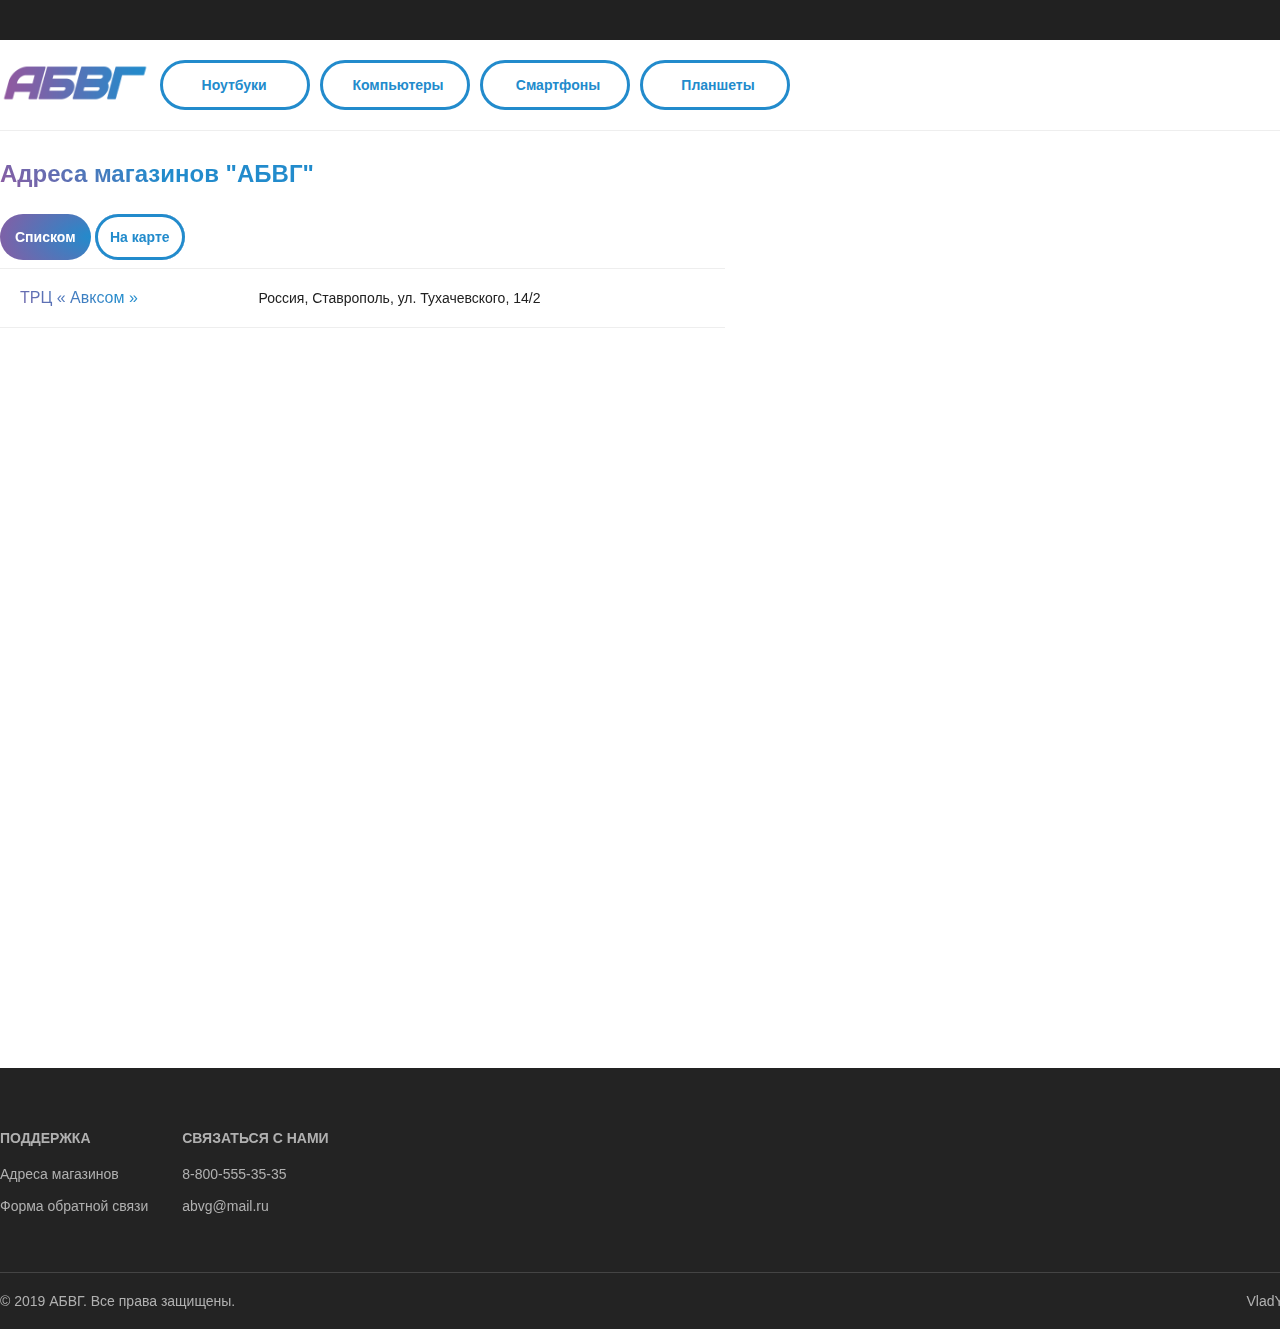
<file: pages/adresses.html>
<!DOCTYPE html>
<html>
<head>
	<meta charset="UTF-8">
	<title>АБВГ | Адреса магазинов</title>
	<link rel="stylesheet" type="text/css" href="../styles/style.css">
</head>
<body>
	<script src="../js/preloader.js"></script>
	<div class="preloader" id="page-preloader">
		<div class="loader"></div>
	</div>

	<div class="header">
		<div class="entry-board">
			<div class="account-board center">

			</div>
		</div>
		<div class="menu center">
			<div class="main-menu-background-active">
				<ul class="main-menu center">
					<div class="logo-gradient-active">
						<a href="../index.html"><img src="../images/LOGO-gradient.png" width="150px" alt="АБВГ - магазин электроники"></a>
					</div>
					<!-- menu --> 

					<div class="main-menu-sensitive-area">

						<li class="main-menu-element-active interactive-gradient">
							<div>
								<a href="catalog/notebooks.html">
									<div class="main-menu-element-icon"><img src="../images/menu_icons/notebooks.svg" width="35"></div><div class="main-menu-element-text-active">
										Ноутбуки &nbsp;
									</div>
								</a>
							</div>

							<div class="sub-menu-sensitive-area">

							</div>
							<div class="sub-menu-background">

							</div>
							<ul class="sub-menu">

								<li class="sub-menu-element">
									<a href="catalog/notebooks/asus.html"><div class="sub-menu-element-block interactive-gradient">
										<div class="sub-menu-produser-gradient">
											<img src="../images/sub_menu_icons/asus-gradient.png" width="150px" alt="ASUS">
										</div>
										<div class="sub-menu-produser">
											<img src="../images/sub_menu_icons/asus.png" width="150px" alt="ASUS"/>
										</div>
									</div>
								</a>
							</li>

						</ul>
					</li>

					<li class="main-menu-element-active interactive-gradient">
						<div>
							<a href="#">
								<div class="main-menu-element-icon"><img src="../images/menu_icons/computers.svg" width="35"></div><div class="main-menu-element-text-active">
									Компьютеры
								</div>
							</a>
						</div>

						<div class="sub-menu-sensitive-area">

						</div>
						<div class="sub-menu-background">

						</div>
						<ul class="sub-menu">
							<li class="sub-menu-element">
								<a href="#"><div class="sub-menu-element-block interactive-gradient">

								</div>
							</a>
						</li>  
					</ul>

				</li>

				<li class="main-menu-element-active interactive-gradient">
					<div>
						<a href="catalog/smartphones.html">
							<div class="main-menu-element-icon"><img src="../images/menu_icons/smartphones.svg" width="35"></div><div class="main-menu-element-text-active">
								Смартфоны
							</div>
						</a>
					</div>

					<div class="sub-menu-sensitive-area">

					</div>
					<div class="sub-menu-background">

					</div>
					<ul class="sub-menu">
						<li class="sub-menu-element">
							<a href="catalog/smartphones/xiaomi.html"><div class="sub-menu-element-block interactive-gradient">
								<div class="sub-menu-produser-gradient">
									<img src="../images/sub_menu_icons/xiaomi-gradient.png" width="150px" alt="Xiaomi">
								</div>
								<div class="sub-menu-produser">
									<img src="../images/sub_menu_icons/xiaomi.png" width="150px" alt="Xiaomi">
								</div>
							</div>
						</a>
					</li>   
				</ul>
			</li>

			<li class="main-menu-element-active interactive-gradient">
				<div>
					<a href="#">
						<div class="main-menu-element-icon"><img src="../images/menu_icons/tablets.svg" width="35"></div><div class="main-menu-element-text-active">
							Планшеты
						</div>
					</a>
				</div>

				<div class="sub-menu-sensitive-area">

				</div>
				<div class="sub-menu-background">

				</div>
				<ul class="sub-menu">
					<li class="sub-menu-element">
						<a href="#"><div class="sub-menu-element-block interactive-gradient">

						</div>
					</a>
				</li>   
			</ul>

		</li>

	</div>

	<!-- menu --> 
</ul>
</div>
</div>
</div>
<div class="content">
	<div class="page">
		<span class="page-header">Адреса магазинов "АБВГ"</span>
		<div class="slider switchers-slider adresses-map-slider">
			<div class="adresses-map-slider-slides">
				<div class="adresses-map-slider-slide slide-visible">
					<table class="adresses-map-slider-adresses" cellpadding = "20" cellspacing="0">
						<tr>
							<th>ТРЦ &laquo; Авксом &raquo;</th>
							<td>Россия, Ставрополь, ул. Тухачевского, 14/2
							</td>
						</tr>
					</table>
				</div>
				<div class="adresses-map-slider-slide">
					<iframe class="adresses-map" src="https://yandex.ru/map-widget/v1/?um=constructor%3A2672815714f0ea0b80c814c5127ca5b249218a24ec61006b7a7ba6231bc6d025&amp;source=constructor" width="1450" height="720" frameborder="0"></iframe>
				</div>
			</div>
			<div class="slider-switchers">
				<span class="slider-switcher slider-switcher-active interactive-gradient" onclick="showAdressesMapSlide(0)">Списком</span>
				<span class="slider-switcher interactive-gradient" onclick="showAdressesMapSlide(1)">На карте</span>
			</div>
		</div>
	</div>
</div>
<script src="../js/script.js"></script>
<div class="footer">
	<div class="footer-background">
		<div class="footer-content center">
			<dl class="footer-content-element">
				<dt>Поддержка</dt>
				<dd><a href="adresses.html"> Адреса магазинов </a></dd>
				<dd><a href="feedback.html"> Форма обратной связи </a></dd>
			</dl>
			<dl class="footer-content-element">
				<dt>Связаться с нами</dt>
				<dd>8-800-555-35-35</dd>
				<dd>abvg@mail.ru</dd>
			</dl>
		</div>
		<hr/>
		<div class="copyright center">
			&copy; 2019 АБВГ. Все права защищены. <span id="vladyoslav-design"> VladYoSlav Design </span>
		</div>
	</div>
</div>
</body>
</html>
</file>
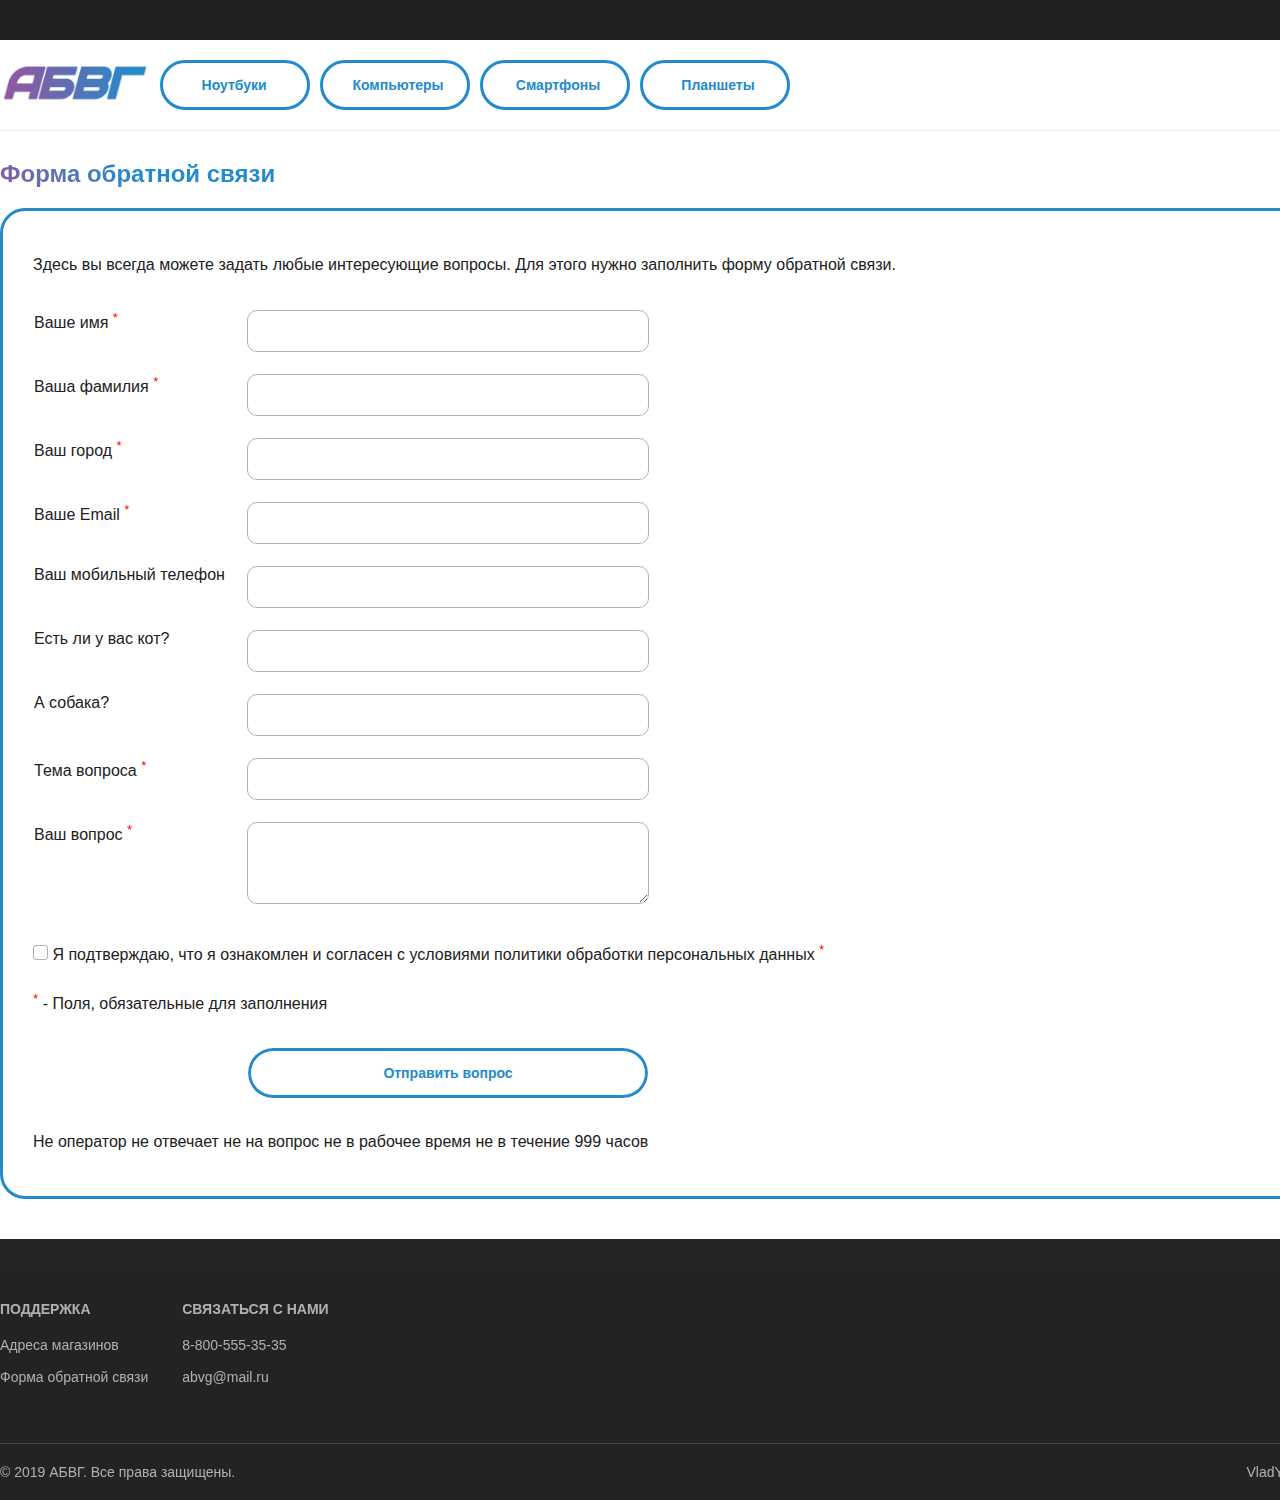
<file: pages/feedback.html>
<!DOCTYPE html>
<html>
<head>
	<meta charset="UTF-8">
	<title>АБВГ | Форма обратной связи</title>
	<link rel="stylesheet" type="text/css" href="../styles/style.css">
</head>
<body>
	<script src="../js/preloader.js"></script>
	<div class="preloader" id="page-preloader">
		<div class="loader"></div>
	</div>

	<div class="header">
		<div class="entry-board">
			<div class="account-board center">

			</div>
		</div>
		<div class="menu center">
			<div class="main-menu-background-active">
				<ul class="main-menu center">
					<div class="logo-gradient-active">
						<a href="../index.html"><img src="../images/LOGO-gradient.png" width="150px" alt="АБВГ - магазин электроники"></a>
					</div>
					<!-- menu --> 

					<div class="main-menu-sensitive-area">

						<li class="main-menu-element-active interactive-gradient">
							<div>
								<a href="catalog/notebooks.html">
									<div class="main-menu-element-icon"><img src="../images/menu_icons/notebooks.svg" width="35"></div><div class="main-menu-element-text-active">
										Ноутбуки &nbsp;
									</div>
								</a>
							</div>

							<div class="sub-menu-sensitive-area">

							</div>
							<div class="sub-menu-background">

							</div>
							<ul class="sub-menu">

								<li class="sub-menu-element">
									<a href="catalog/notebooks/asus.html"><div class="sub-menu-element-block interactive-gradient">
										<div class="sub-menu-produser-gradient">
											<img src="../images/sub_menu_icons/asus-gradient.png" width="150px" alt="ASUS">
										</div>
										<div class="sub-menu-produser">
											<img src="../images/sub_menu_icons/asus.png" width="150px" alt="ASUS">
										</div>
									</div>
								</a>
							</li>

						</ul>
					</li>

					<li class="main-menu-element-active interactive-gradient">
						<div>
							<a href="#">
								<div class="main-menu-element-icon"><img src="../images/menu_icons/computers.svg" width="35"></div><div class="main-menu-element-text-active">
									Компьютеры
								</div>
							</a>
						</div>

						<div class="sub-menu-sensitive-area">

						</div>
						<div class="sub-menu-background">

						</div>
						<ul class="sub-menu">
							<li class="sub-menu-element">
								<a href="#"><div class="sub-menu-element-block interactive-gradient">

								</div>
							</a>
						</li>  
					</ul>

				</li>

				<li class="main-menu-element-active interactive-gradient">
					<div>
						<a href="catalog/smartphones.html">
							<div class="main-menu-element-icon"><img src="../images/menu_icons/smartphones.svg" width="35"></div><div class="main-menu-element-text-active">
								Смартфоны
							</div>
						</a>
					</div>

					<div class="sub-menu-sensitive-area">

					</div>
					<div class="sub-menu-background">

					</div>
					<ul class="sub-menu">
						<li class="sub-menu-element">
							<a href="catalog/smartphones/xiaomi.html"><div class="sub-menu-element-block interactive-gradient">
								<div class="sub-menu-produser-gradient">
									<img src="../images/sub_menu_icons/xiaomi-gradient.png" width="150px" alt="Xiaomi">
								</div>
								<div class="sub-menu-produser">
									<img src="../images/sub_menu_icons/xiaomi.png" width="150px" alt="Xiaomi">
								</div>
							</div>
						</a>
					</li>   
				</ul>
			</li>

			<li class="main-menu-element-active interactive-gradient">
				<div>
					<a href="#">
						<div class="main-menu-element-icon"><img src="../images/menu_icons/tablets.svg" width="35"></div><div class="main-menu-element-text-active">
							Планшеты
						</div>
					</a>
				</div>

				<div class="sub-menu-sensitive-area">

				</div>
				<div class="sub-menu-background">

				</div>
				<ul class="sub-menu">
					<li class="sub-menu-element">
						<a href="#"><div class="sub-menu-element-block interactive-gradient">

						</div>
					</a>
				</li>   
			</ul>

		</li>

	</div>

	<!-- menu --> 
</ul>
</div>
</div>
</div>
<div class="content">
	<div class="page">
		<span class="page-header">Форма обратной связи</span>
		<form class="feedback-form" action="../index.html">
			<span>Здесь вы всегда можете задать любые интересующие вопросы. Для этого нужно заполнить форму
			обратной связи.</span>
			<table class="feedback-form-table">
				<tr>
					<th>Ваше имя <sup>*</sup></th>
					<td><input type="text" class="feedback-form-important-area"><div class="validation-fail">Введите Ваше имя!</div></td>
				</tr>
				<tr>
					<th>Ваша фамилия <sup>*</sup></th>
					<td><input type="text" class="feedback-form-important-area"><div class="validation-fail">Введите Вашу фамилию!</div></td>
				</tr>
				<tr>
					<th>Ваш город <sup>*</sup></th>
					<td><input type="text" class="feedback-form-important-area"><div class="validation-fail">Введите Ваш город!</div></td>
				</tr>
				<tr>
					<th>Ваше Email <sup>*</sup></th>
					<td><input type="text" class="feedback-form-important-area"><div class="validation-fail">Введите Вашу электронную почту!</div></td>
				</tr>
				<tr>
					<th>Ваш мобильный телефон</th>
					<td><input type="text"></td>
				</tr>
				<tr>
					<th>Есть ли у вас кот?</th>
					<td><input type="text"></td>
				</tr>
				<tr>
					<th>А собака?</th>
					<td><input type="text"></td>
				</tr>
				<tr>
					<th>Тема вопроса <sup>*</sup></th>
					<td><input type="text" class="feedback-form-important-area"><div class="validation-fail">Введите тему Вашего вопроса!</div></td>
				</tr>
				<tr>
					<th>Ваш вопрос <sup>*</sup></th>
					<td><textarea class="feedback-form-important-area"></textarea><div class="validation-fail">Введите Ваш вопрос!</div></td>
				</tr>
			</table>
			<input type="checkbox" id="feedback-form-checkbox">
			<label for="feedback-form-checkbox"></label>
			<span>Я подтверждаю, что я ознакомлен и согласен
				с условиями политики обработки персональных данных <sup>*</sup></span><div class="validation-fail" id="checkbox-validation-failed">Вы не установили флажок!</div><br>
				<!-- Влад, не забудь сделать страничку с политикой обработки персональных данных -->
				<span><sup>*</sup> - Поля, обязательные для заполнения<br></span>
				<input class="feedback-form-submit-button interactive-gradient" type="button" value="Отправить вопрос" onclick="validateFeedbackForm()"><br>
				<span>Не оператор не отвечает не на вопрос не в рабочее время не в течение 999 часов</span>
		</form>
	</div>
</div>
<script src="../js/script.js"></script>
<div class="footer">
	<div class="footer-background">
		<div class="footer-content center">
			<dl class="footer-content-element">
				<dt>Поддержка</dt>
				<dd><a href="adresses.html"> Адреса магазинов </a></dd>
				<dd><a href="feedback.html"> Форма обратной связи </a></dd>
			</dl>
			<dl class="footer-content-element">
				<dt>Связаться с нами</dt>
				<dd>8-800-555-35-35</dd>
				<dd>abvg@mail.ru</dd>
			</dl>
		</div>
		<hr/>
		<div class="copyright center">
			&copy; 2019 АБВГ. Все права защищены. <span id="vladyoslav-design"> VladYoSlav Design </span>
		</div>
	</div>
</div>
</body>
</html>
</file>
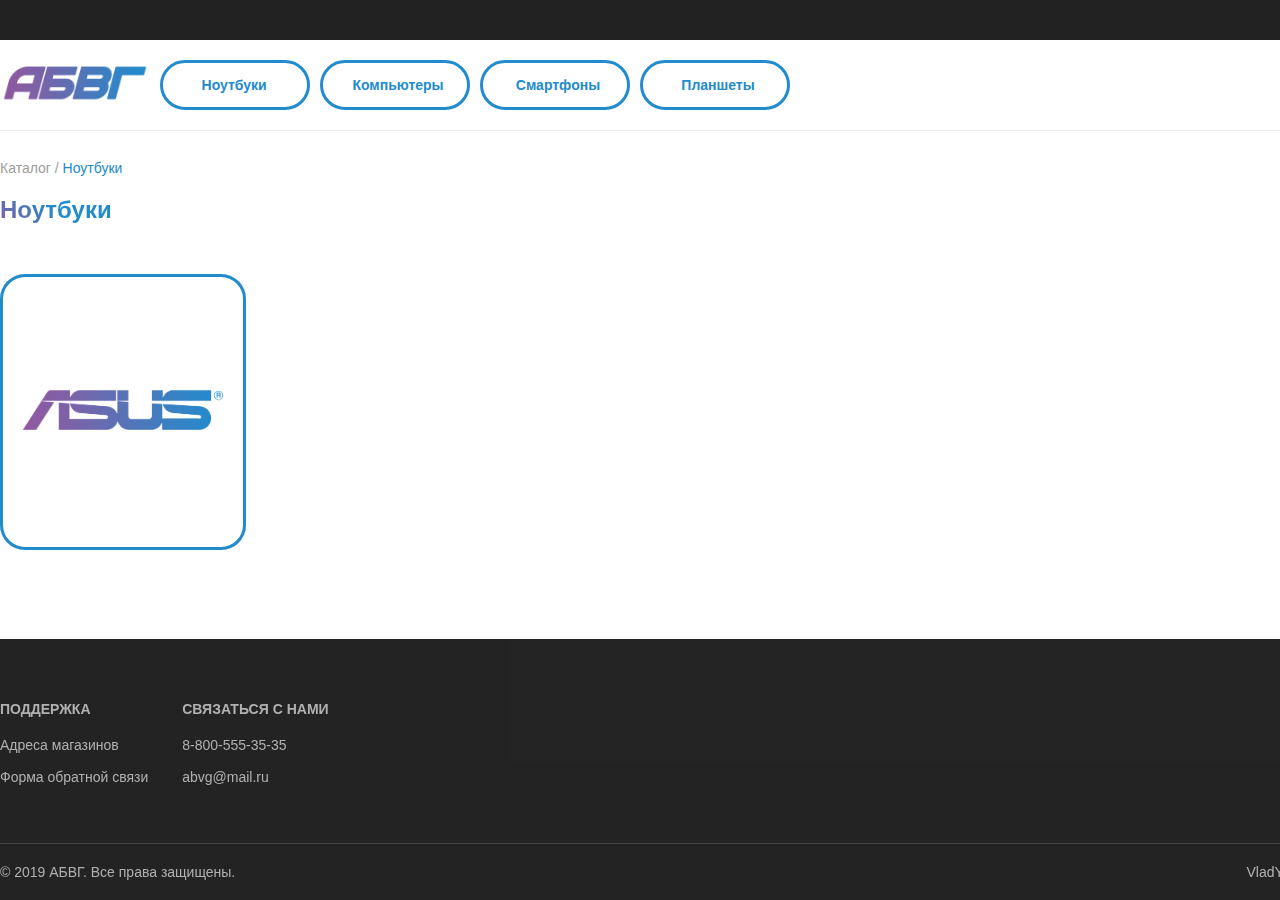
<file: pages/catalog/notebooks.html>
<!DOCTYPE html>
<html>
<head>
	<meta charset="UTF-8">
	<title>АБВГ | Ноутбуки</title>
	<link rel="stylesheet" type="text/css" href="../../styles/style.css">
</head>
<body>
	<script src="../../js/preloader.js"></script>
	<div class="preloader" id="page-preloader">
		<div class="loader"></div>
	</div>

	<div class="header">
		<div class="entry-board">
			<div class="account-board center">

			</div>
		</div>
		<div class="menu center">
			<div class="main-menu-background-active">
				<ul class="main-menu center">
					<div class="logo-gradient-active">
						<a href="../../index.html"><img src="../../images/LOGO-gradient.png" width="150px" alt="АБВГ - магазин электроники"></a>
					</div>
					<!-- menu --> 

					<div class="main-menu-sensitive-area">

						<li class="main-menu-element-active interactive-gradient">
							<div>
								<a href="notebooks.html">
									<div class="main-menu-element-icon"><img src="../../images/menu_icons/notebooks.svg" width="35"></div><div class="main-menu-element-text-active">
										Ноутбуки &nbsp;
									</div>
								</a>
							</div>

							<div class="sub-menu-sensitive-area">

							</div>
							<div class="sub-menu-background">

							</div>
							<ul class="sub-menu">

								<li class="sub-menu-element">
									<a href="notebooks/asus.html"><div class="sub-menu-element-block interactive-gradient">
										<div class="sub-menu-produser-gradient">
											<img src="../../images/sub_menu_icons/asus-gradient.png" width="150px" alt="ASUS">
										</div>
										<div class="sub-menu-produser">
											<img src="../../images/sub_menu_icons/asus.png" width="150px" alt="ASUS">
										</div>
									</div>
								</a>
							</li>

						</ul>
					</li>

					<li class="main-menu-element-active interactive-gradient">
						<div>
							<a href="#">
								<div class="main-menu-element-icon"><img src="../../images/menu_icons/computers.svg" width="35"></div><div class="main-menu-element-text-active">
									Компьютеры
								</div>
							</a>
						</div>

						<div class="sub-menu-sensitive-area">

						</div>
						<div class="sub-menu-background">

						</div>
						<ul class="sub-menu">
							<li class="sub-menu-element">
								<a href="#"><div class="sub-menu-element-block interactive-gradient">

								</div>
							</a>
						</li>  
					</ul>

				</li>

				<li class="main-menu-element-active interactive-gradient">
					<div>
						<a href="smartphones.html">
							<div class="main-menu-element-icon"><img src="../../images/menu_icons/smartphones.svg" width="35"></div><div class="main-menu-element-text-active">
								Смартфоны
							</div>
						</a>
					</div>

					<div class="sub-menu-sensitive-area">

					</div>
					<div class="sub-menu-background">

					</div>
					<ul class="sub-menu">
						<li class="sub-menu-element">
							<a href="smartphones/xiaomi.html"><div class="sub-menu-element-block interactive-gradient">
								<div class="sub-menu-produser-gradient">
									<img src="../../images/sub_menu_icons/xiaomi-gradient.png" width="150px" alt="Xiaomi">
								</div>
								<div class="sub-menu-produser">
									<img src="../../images/sub_menu_icons/xiaomi.png" width="150px" alt="Xiaomi">
								</div>
							</div>
						</a>
					</li>   
				</ul>
			</li>

			<li class="main-menu-element-active interactive-gradient">
				<div>
					<a href="#">
						<div class="main-menu-element-icon"><img src="../../images/menu_icons/tablets.svg" width="35"></div><div class="main-menu-element-text-active">
							Планшеты
						</div>
					</a>
				</div>

				<div class="sub-menu-sensitive-area">

				</div>
				<div class="sub-menu-background">

				</div>
				<ul class="sub-menu">
					<li class="sub-menu-element">
						<a href="#"><div class="sub-menu-element-block interactive-gradient">

						</div>
					</a>
				</li>   
			</ul>

		</li>

	</div>

	<!-- menu -->  
</ul>
</div>
</div>
</div>
<div class="content">
	<div class="catalog-page">
		<div class="page-link">
			<div class="page-link-element">
				<span>Каталог</span>
			</div>
			<div class="page-link-element page-link-element-active">
				<span>&nbsp;Ноутбуки</span>
			</div>	
		</div>
		<span class="page-header">Ноутбуки</span>
		<div class="catalog-items">
			<a href="notebooks/asus.html">
				<div class="catalog-produser-block interactive-gradient">
					<div class="catalog-produser">
						<img src="../../images/sub_menu_icons/asus.png" width="200" alt="ASUS">
					</div>
					<div class="catalog-produser-gradient">
						<img src="../../images/sub_menu_icons/asus-gradient.png" width="200" alt="ASUS">
					</div>
				</div>
			</a>
		</div>
	</div>
	<script src="../../js/script.js"></script>
</div>
<div class="footer">
	<div class="footer-background">
		<div class="footer-content center">
			<dl class="footer-content-element">
				<dt>Поддержка</dt>
				<dd><a href="../adresses.html"> Адреса магазинов </a></dd>
				<dd><a href="../feedback.html"> Форма обратной связи </a></dd>
			</dl>
			<dl class="footer-content-element">
				<dt>Связаться с нами</dt>
				<dd>8-800-555-35-35</dd>
				<dd>abvg@mail.ru</dd>
			</dl>
		</div>
		<hr/>
		<div class="copyright center">
			&copy; 2019 АБВГ. Все права защищены. <span id="vladyoslav-design"> VladYoSlav Design </span>
		</div>
	</div>
</div>

</body>
</html>
</file>
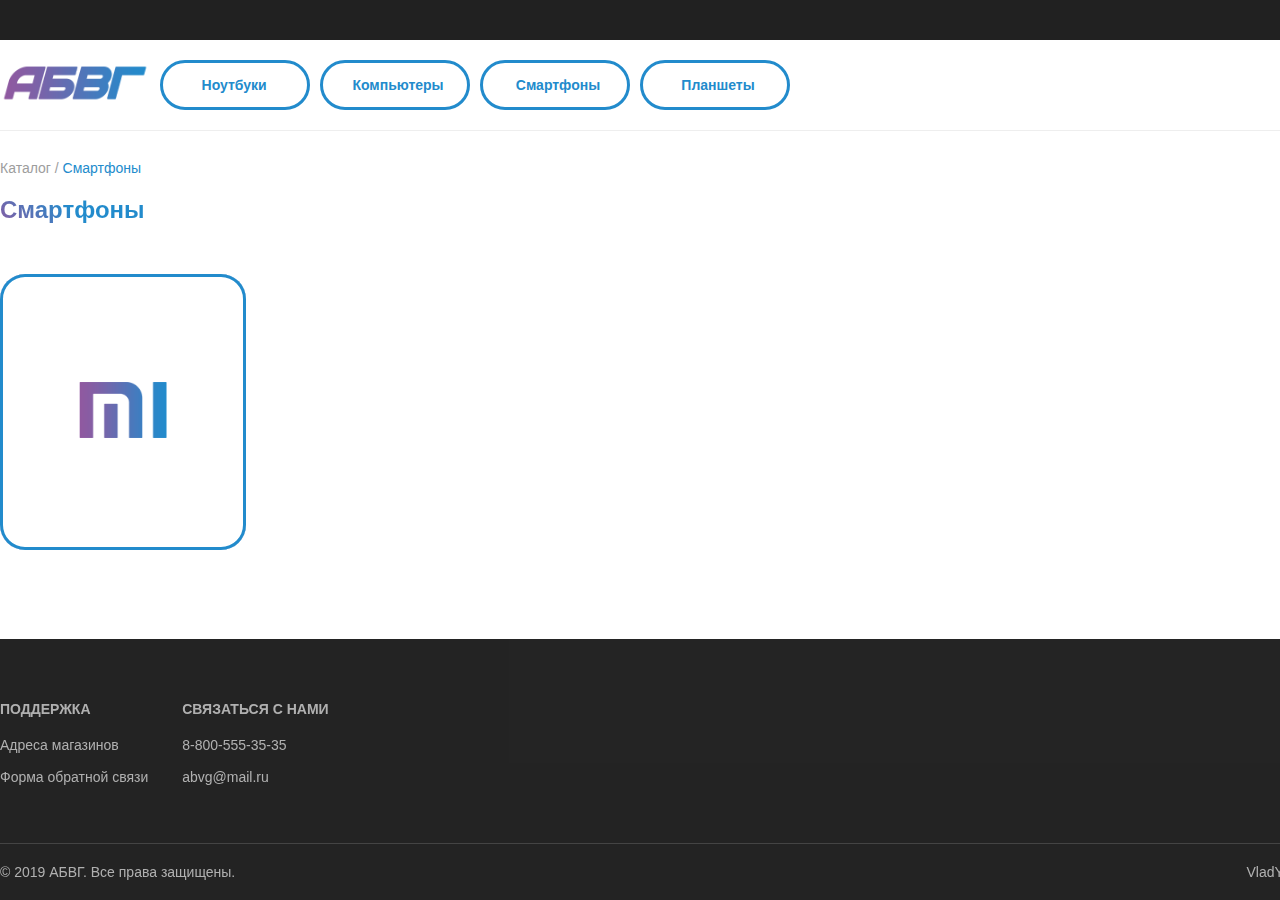
<file: pages/catalog/smartphones.html>
<!DOCTYPE html>
<html>
<head>
	<meta charset="UTF-8">
	<title>АБВГ | Смартфоны</title>
	<link rel="stylesheet" type="text/css" href="../../styles/style.css">
</head>
<body>
	<script src="../../js/preloader.js"></script>
	<div class="preloader" id="page-preloader">
		<div class="loader"></div>
	</div>

	<div class="header">
		<div class="entry-board">
			<div class="account-board center">

			</div>
		</div>
		<div class="menu center">
			<div class="main-menu-background-active">
				<ul class="main-menu center">
					<div class="logo-gradient-active">
						<a href="../../index.html"><img src="../../images/LOGO-gradient.png" width="150px" alt="АБВГ - магазин электроники"></a>
					</div>
					<!-- menu --> 

					<div class="main-menu-sensitive-area">

						<li class="main-menu-element-active interactive-gradient">
							<div>
								<a href="notebooks.html">
									<div class="main-menu-element-icon"><img src="../../images/menu_icons/notebooks.svg" width="35"></div><div class="main-menu-element-text-active">
										Ноутбуки &nbsp;
									</div>
								</a>
							</div>

							<div class="sub-menu-sensitive-area">

							</div>
							<div class="sub-menu-background">

							</div>
							<ul class="sub-menu">

								<li class="sub-menu-element">
									<a href="notebooks/asus.html"><div class="sub-menu-element-block interactive-gradient">
										<div class="sub-menu-produser-gradient">
											<img src="../../images/sub_menu_icons/asus-gradient.png" width="150px" alt="ASUS">
										</div>
										<div class="sub-menu-produser">
											<img src="../../images/sub_menu_icons/asus.png" width="150px" alt="ASUS">
										</div>
									</div>
								</a>
							</li>

						</ul>
					</li>

					<li class="main-menu-element-active interactive-gradient">
						<div>
							<a href="#">
								<div class="main-menu-element-icon"><img src="../../images/menu_icons/computers.svg" width="35"></div><div class="main-menu-element-text-active">
									Компьютеры
								</div>
							</a>
						</div>

						<div class="sub-menu-sensitive-area">

						</div>
						<div class="sub-menu-background">

						</div>
						<ul class="sub-menu">
							<li class="sub-menu-element">
								<a href="#"><div class="sub-menu-element-block interactive-gradient">

								</div>
							</a>
						</li>  
					</ul>

				</li>

				<li class="main-menu-element-active interactive-gradient">
					<div>
						<a href="smartphones.html">
							<div class="main-menu-element-icon"><img src="../../images/menu_icons/smartphones.svg" width="35"></div><div class="main-menu-element-text-active">
								Смартфоны
							</div>
						</a>
					</div>

					<div class="sub-menu-sensitive-area">

					</div>
					<div class="sub-menu-background">

					</div>
					<ul class="sub-menu">
						<li class="sub-menu-element">
							<a href="smartphones/xiaomi.html"><div class="sub-menu-element-block interactive-gradient">
								<div class="sub-menu-produser-gradient">
									<img src="../../images/sub_menu_icons/xiaomi-gradient.png" width="150px" alt="Xiaomi">
								</div>
								<div class="sub-menu-produser">
									<img src="../../images/sub_menu_icons/xiaomi.png" width="150px" alt="Xiaomi">
								</div>
							</div>
						</a>
					</li>   
				</ul>
			</li>

			<li class="main-menu-element-active interactive-gradient">
				<div>
					<a href="#">
						<div class="main-menu-element-icon"><img src="../../images/menu_icons/tablets.svg" width="35"></div><div class="main-menu-element-text-active">
							Планшеты
						</div>
					</a>
				</div>

				<div class="sub-menu-sensitive-area">

				</div>
				<div class="sub-menu-background">

				</div>
				<ul class="sub-menu">
					<li class="sub-menu-element">
						<a href="#"><div class="sub-menu-element-block interactive-gradient">

						</div>
					</a>
				</li>   
			</ul>

		</li>

	</div>

	<!-- menu -->  
</ul>
</div>
</div>
</div>
<div class="content">
	<div class="catalog-page">
		<div class="page-link">
			<div class="page-link-element">
				<span>Каталог</span>
			</div>
			<div class="page-link-element page-link-element-active">
				<span>&nbsp;Смартфоны</span>
			</div>	
		</div>
		<span class="page-header">Смартфоны</span>
		<div class="catalog-items">
			<a href="smartphones/xiaomi.html">
				<div class="catalog-produser-block interactive-gradient">
					<div class="catalog-produser">
						<img src="../../images/sub_menu_icons/xiaomi.png" width="200" alt="Xiaomi">
					</div>
					<div class="catalog-produser-gradient">
						<img src="../../images/sub_menu_icons/xiaomi-gradient.png" width="200" alt="Xiaomi">
					</div>
				</div>
			</a>
		</div>
	</div>
	<script src="../../js/script.js"></script>
</div>
<div class="footer">
	<div class="footer-background">
		<div class="footer-content center">
			<dl class="footer-content-element">
				<dt>Поддержка</dt>
				<dd><a href="../adresses.html"> Адреса магазинов </a></dd>
				<dd><a href="../feedback.html"> Форма обратной связи </a></dd>
			</dl>
			<dl class="footer-content-element">
				<dt>Связаться с нами</dt>
				<dd>8-800-555-35-35</dd>
				<dd>abvg@mail.ru</dd>
			</dl>
		</div>
		<hr/>
		<div class="copyright center">
			&copy; 2019 АБВГ. Все права защищены. <span id="vladyoslav-design"> VladYoSlav Design </span>
		</div>
	</div>
</div>

</body>
</html>
</file>
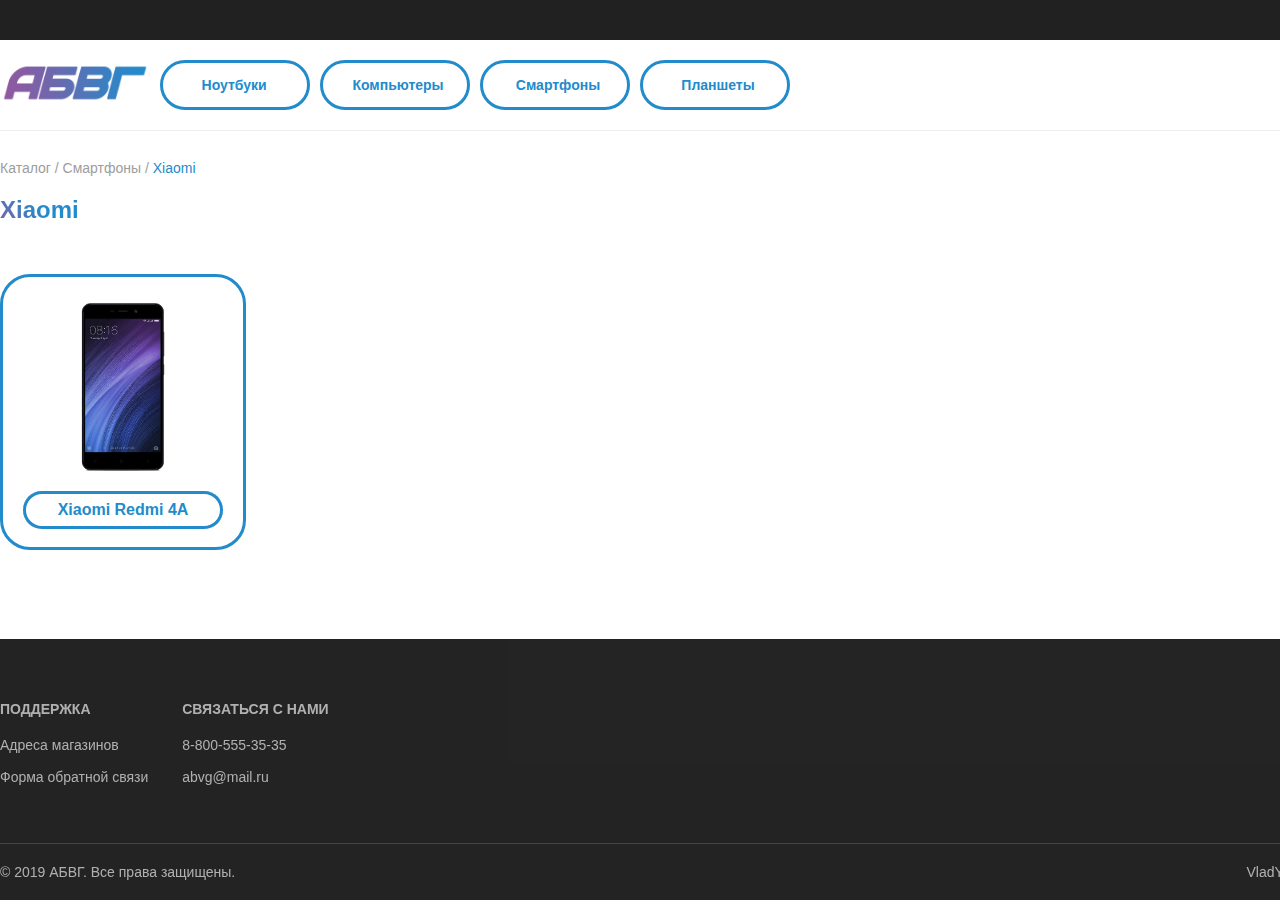
<file: pages/catalog/smartphones/xiaomi.html>
<!DOCTYPE html>
<html>
<head>
	<meta charset="UTF-8">
	<title>АБВГ | Xiaomi</title>
	<link rel="stylesheet" type="text/css" href="../../../styles/style.css">
</head>
<body>
	<script src="../../../js/preloader.js"></script>
	<div class="preloader" id="page-preloader">
		<div class="loader"></div>
	</div>

	<div class="header">
		<div class="entry-board">
			<div class="account-board center">

			</div>
		</div>
		<div class="menu center">
			<div class="main-menu-background-active">
				<ul class="main-menu center">
					<div class="logo-gradient-active">
						<a href="../../../index.html"><img src="../../../images/LOGO-gradient.png" width="150px" alt="АБВГ - магазин электроники"></a>
					</div>
					<!-- menu --> 

					<div class="main-menu-sensitive-area">

						<li class="main-menu-element-active interactive-gradient">
							<div>
								<a href="../notebooks.html">
									<div class="main-menu-element-icon"><img src="../../../images/menu_icons/notebooks.svg" width="35"></div><div class="main-menu-element-text-active">
										Ноутбуки &nbsp;
									</div>
								</a>
							</div>

							<div class="sub-menu-sensitive-area">

							</div>
							<div class="sub-menu-background">

							</div>
							<ul class="sub-menu">

								<li class="sub-menu-element">
									<a href="../notebooks/asus.html"><div class="sub-menu-element-block interactive-gradient">
										<div class="sub-menu-produser-gradient">
											<img src="../../../images/sub_menu_icons/asus-gradient.png" width="150px" alt="ASUS">
										</div>
										<div class="sub-menu-produser">
											<img src="../../../images/sub_menu_icons/asus.png" width="150px" alt="ASUS">
										</div>
									</div>
								</a>
							</li>

						</ul>
					</li>

					<li class="main-menu-element-active interactive-gradient">
						<div>
							<a href="#">
								<div class="main-menu-element-icon"><img src="../../../images/menu_icons/computers.svg" width="35"></div><div class="main-menu-element-text-active">
									Компьютеры
								</div>
							</a>
						</div>

						<div class="sub-menu-sensitive-area">

						</div>
						<div class="sub-menu-background">

						</div>
						<ul class="sub-menu">
							<li class="sub-menu-element">
								<a href="#"><div class="sub-menu-element-block interactive-gradient">

								</div>
							</a>
						</li>  
					</ul>

				</li>

				<li class="main-menu-element-active interactive-gradient">
					<div>
						<a href="../smartphones.html">
							<div class="main-menu-element-icon"><img src="../../../images/menu_icons/smartphones.svg" width="35"></div><div class="main-menu-element-text-active">
								Смартфоны
							</div>
						</a>
					</div>

					<div class="sub-menu-sensitive-area">

					</div>
					<div class="sub-menu-background">

					</div>
					<ul class="sub-menu">
						<li class="sub-menu-element">
							<a href="xiaomi.html"><div class="sub-menu-element-block interactive-gradient">
								<div class="sub-menu-produser-gradient">
									<img src="../../../images/sub_menu_icons/xiaomi-gradient.png" width="150px" alt="Xiaomi">
								</div>
								<div class="sub-menu-produser">
									<img src="../../../images/sub_menu_icons/xiaomi.png" width="150px" alt="Xiaomi">
								</div>
							</div>
						</a>
					</li>   
				</ul>
			</li>

			<li class="main-menu-element-active interactive-gradient">
				<div>
					<a href="#">
						<div class="main-menu-element-icon"><img src="../../../images/menu_icons/tablets.svg" width="35"></div><div class="main-menu-element-text-active">
							Планшеты
						</div>
					</a>
				</div>

				<div class="sub-menu-sensitive-area">

				</div>
				<div class="sub-menu-background">

				</div>
				<ul class="sub-menu">
					<li class="sub-menu-element">
						<a href="#"><div class="sub-menu-element-block interactive-gradient">

						</div>
					</a>
				</li>   
			</ul>

		</li>

	</div>

	<!-- menu --> 
</ul>
</div>
</div>
</div>
<div class="content">
	<div class="catalog-page">
		<div class="page-link">
			<div class="page-link-element">
				<span>Каталог</span>
			</div>
			<div class="page-link-element">
				<a href="../notebooks.html">&nbsp;Смартфоны</a>
			</div>	
			<div class="page-link-element page-link-element-active">
				<span>&nbsp;Xiaomi</span>
			</div>	
		</div>
		<span class="page-header">Xiaomi</span>
		<div class="catalog-items">
			<a href="xiaomi/xiaomiredmi4a.html">
				<div class="catalog-item-background">
					<div class="catalog-item">
						<img src="../../../images/catalog/smartphones/xiaomi/xiaomiredmi4a.png" width="200" height="200">
						<div class="catalog-item-name interactive-gradient">Xiaomi Redmi 4A</div>
					</div>
				</div>
			</a>
		</div>
	</div>
	<script src="../../../js/script.js"></script>
</div>
<div class="footer">
	<div class="footer-background">
		<div class="footer-content center">
			<dl class="footer-content-element">
				<dt>Поддержка</dt>
				<dd><a href="../../adresses.html"> Адреса магазинов </a></dd>
				<dd><a href="../../feedback.html"> Форма обратной связи </a></dd>
			</dl>
			<dl class="footer-content-element">
				<dt>Связаться с нами</dt>
				<dd>8-800-555-35-35</dd>
				<dd>abvg@mail.ru</dd>
			</dl>
		</div>
		<hr/>
		<div class="copyright center">
			&copy; 2019 АБВГ. Все права защищены. <span id="vladyoslav-design"> VladYoSlav Design </span>
		</div>
	</div>
</div>

</body>
</html>
</file>
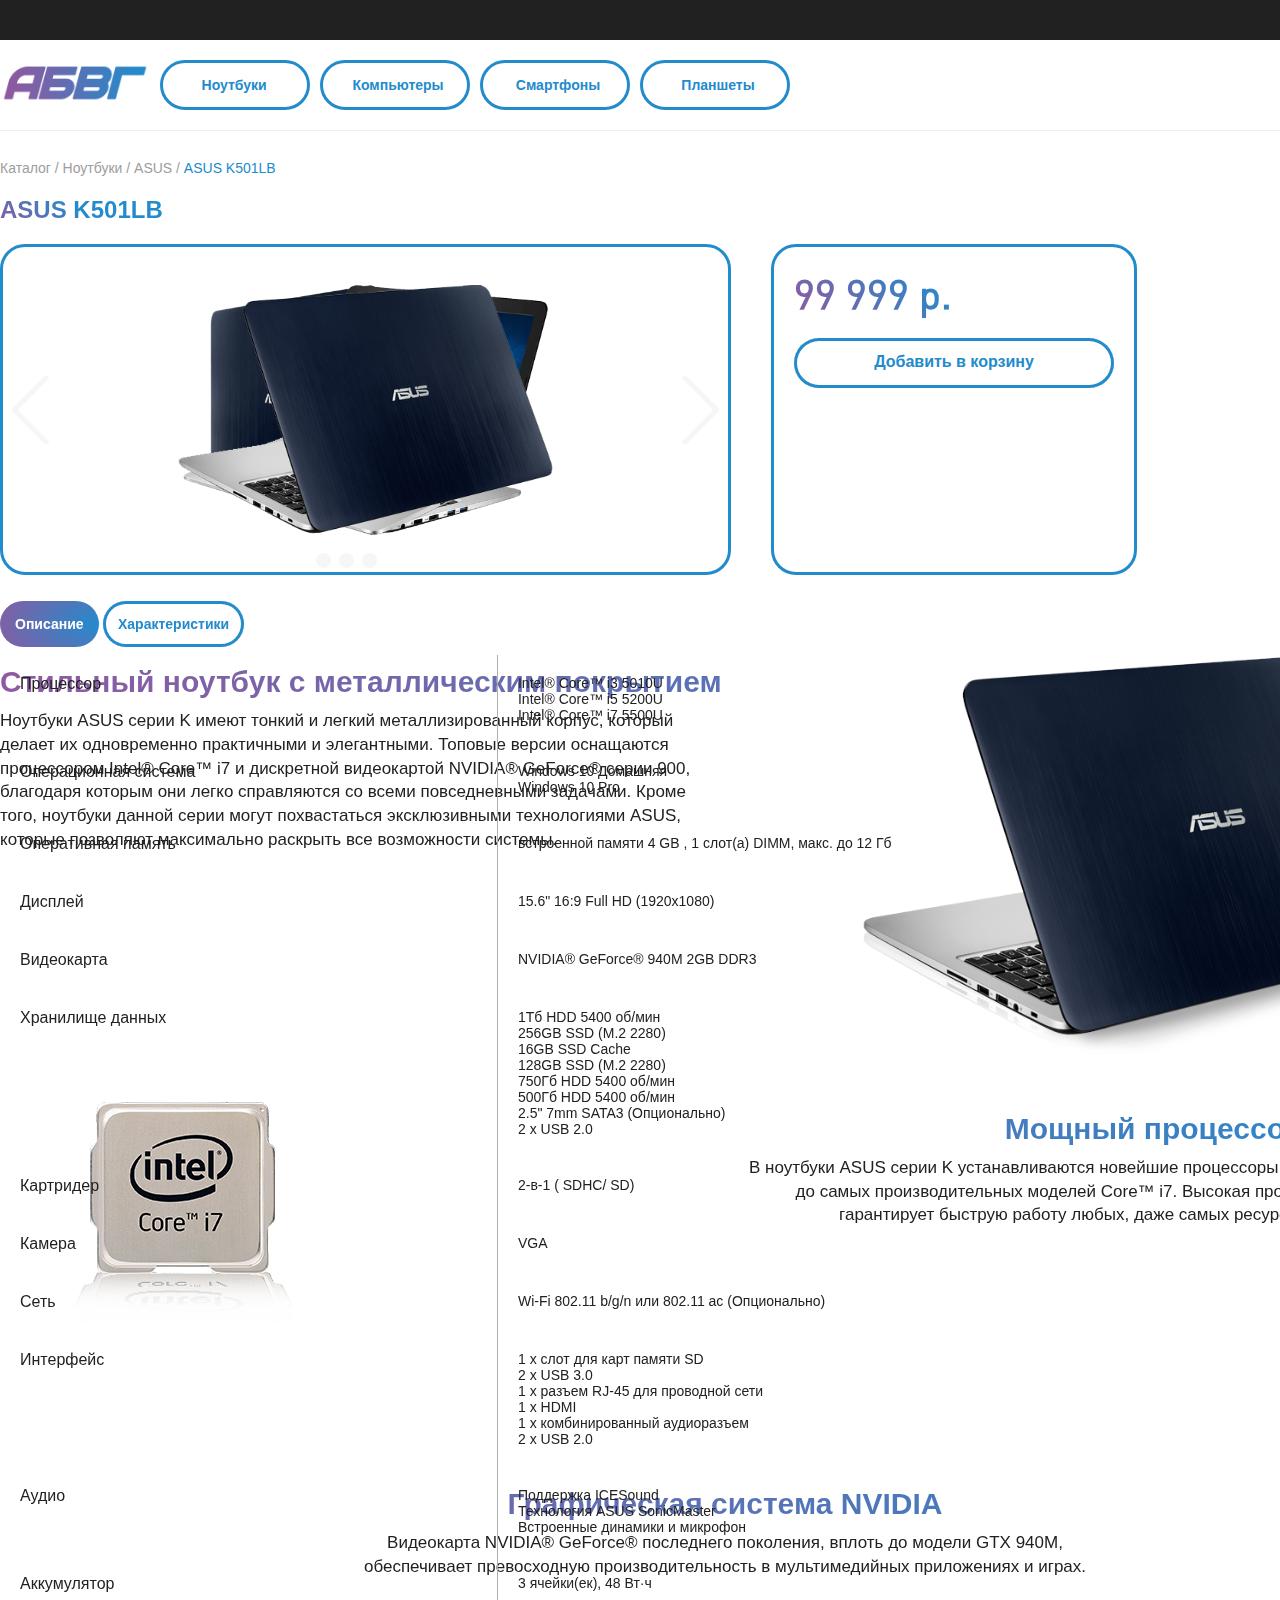
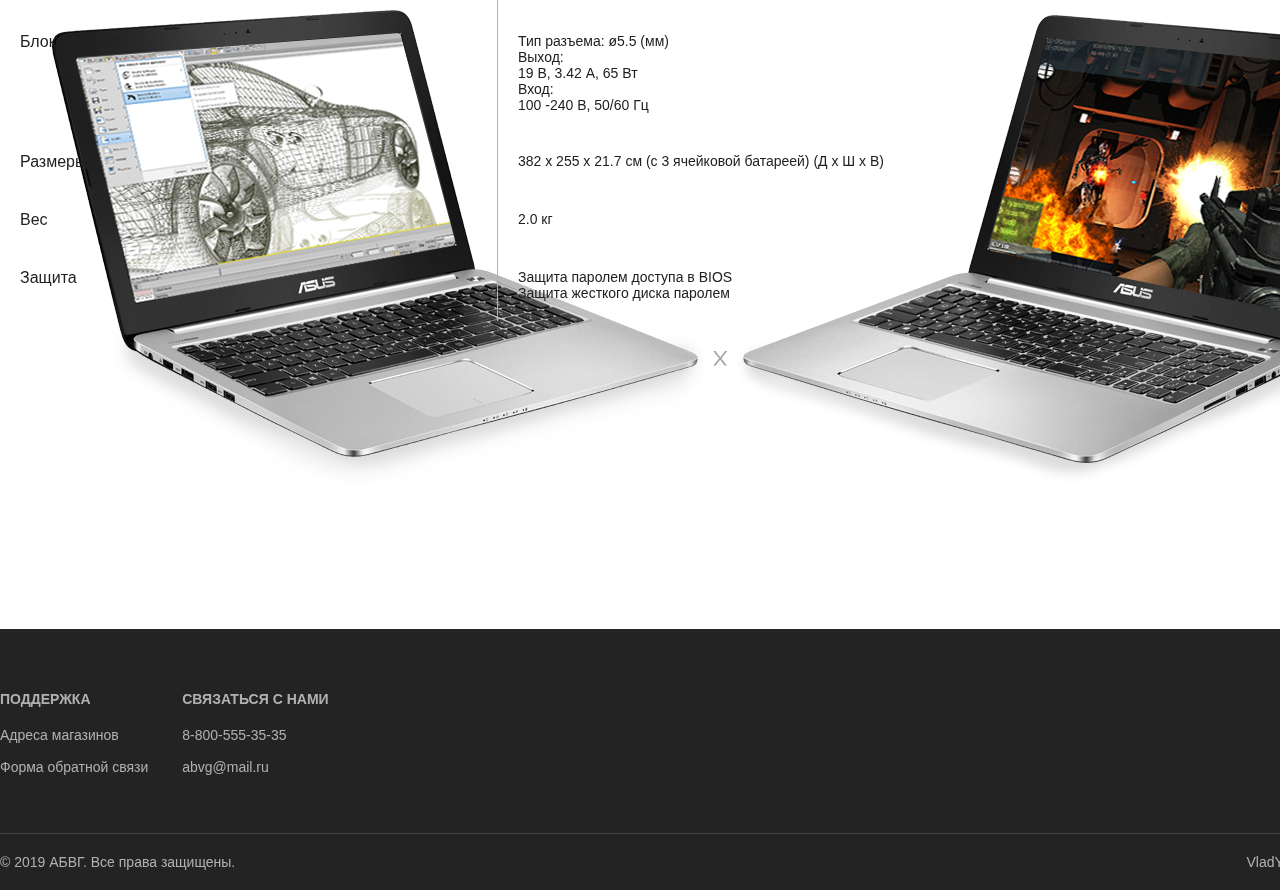
<file: pages/catalog/notebooks/asus/ASUSK501LB.html>
<!DOCTYPE html>
<html>
<head>
	<meta charset="UTF-8">
	<title>АБВГ | ASUS K501LB</title>
	<link rel="stylesheet" type="text/css" href="../../../../styles/style.css">
</head>
<body>
	<script src="../../../../js/preloader.js"></script>
	<div class="preloader" id="page-preloader">
		<div class="loader"></div>
	</div>

	<div class="header">
		<div class="entry-board">
			<div class="account-board center">

			</div>
		</div>
		<div class="menu center">
			<div class="main-menu-background-active">
				<ul class="main-menu center">
					<div class="logo-gradient-active">
						<a href="../../../../index.html"><img src="../../../../images/LOGO-gradient.png" width="150px" alt="АБВГ - магазин электроники"></a>
					</div>
					<!-- menu --> 

					<div class="main-menu-sensitive-area">

						<li class="main-menu-element-active interactive-gradient">
							<div>
								<a href="../../notebooks.html">
									<div class="main-menu-element-icon"><img src="../../../../images/menu_icons/notebooks.svg" width="35"></div><div class="main-menu-element-text-active">
										Ноутбуки &nbsp;
									</div>
								</a>
							</div>

							<div class="sub-menu-sensitive-area">

							</div>
							<div class="sub-menu-background">

							</div>
							<ul class="sub-menu">

								<li class="sub-menu-element">
									<a href="../asus.html"><div class="sub-menu-element-block interactive-gradient">
										<div class="sub-menu-produser-gradient">
											<img src="../../../../images/sub_menu_icons/asus-gradient.png" width="150px" alt="ASUS">
										</div>
										<div class="sub-menu-produser">
											<img src="../../../../images/sub_menu_icons/asus.png" width="150px" alt="ASUS">
										</div>
									</div>
								</a>
							</li>

						</ul>
					</li>

					<li class="main-menu-element-active interactive-gradient">
						<div>
							<a href="#">
								<div class="main-menu-element-icon"><img src="../../../../images/menu_icons/computers.svg" width="35"></div><div class="main-menu-element-text-active">
									Компьютеры
								</div>
							</a>
						</div>

						<div class="sub-menu-sensitive-area">

						</div>
						<div class="sub-menu-background">

						</div>
						<ul class="sub-menu">
							<li class="sub-menu-element">
								<a href="#"><div class="sub-menu-element-block interactive-gradient">

								</div>
							</a>
						</li>  
					</ul>

				</li>

				<li class="main-menu-element-active interactive-gradient">
					<div>
						<a href="../../smartphones.html">
							<div class="main-menu-element-icon"><img src="../../../../images/menu_icons/smartphones.svg" width="35"></div><div class="main-menu-element-text-active">
								Смартфоны
							</div>
						</a>
					</div>

					<div class="sub-menu-sensitive-area">

					</div>
					<div class="sub-menu-background">

					</div>
					<ul class="sub-menu">
						<li class="sub-menu-element">
							<a href="../../smartphones/xiaomi.html"><div class="sub-menu-element-block interactive-gradient">
								<div class="sub-menu-produser-gradient">
									<img src="../../../../images/sub_menu_icons/xiaomi-gradient.png" width="150px" alt="Xiaomi">
								</div>
								<div class="sub-menu-produser">
									<img src="../../../../images/sub_menu_icons/xiaomi.png" width="150px" alt="Xiaomi">
								</div>
							</div>
						</a>
					</li>   
				</ul>
			</li>

			<li class="main-menu-element-active interactive-gradient">
				<div>
					<a href="#">
						<div class="main-menu-element-icon"><img src="../../../../images/menu_icons/tablets.svg" width="35"></div><div class="main-menu-element-text-active">
							Планшеты
						</div>
					</a>
				</div>

				<div class="sub-menu-sensitive-area">

				</div>
				<div class="sub-menu-background">

				</div>
				<ul class="sub-menu">
					<li class="sub-menu-element">
						<a href="#"><div class="sub-menu-element-block interactive-gradient">

						</div>
					</a>
				</li>   
			</ul>

		</li>

	</div>

	<!-- menu --> 
</ul>
</div>
</div>
</div>
<div class="content">
	<div class="page">
		<div class="page-link">
			<div class="page-link-element">
				<span>Каталог</span>
			</div>
			<div class="page-link-element">
				<a href="../../notebooks.html">&nbsp;Ноутбуки</a>
			</div>
			<div class="page-link-element">
				<a href="../asus.html">&nbsp;ASUS</a>
			</div>
			<div class="page-link-element page-link-element-active">
				<span>&nbsp;ASUS K501LB</span>
			</div>	
		</div>
		<span class="page-header">ASUS K501LB</span>
		<ul class="item-view-buy-menu">
			<li class="slider dots-slider item-slider">
				<div class="item-slider-slides">
					<a target="_blank" href="../../../../images/slider_images/items_slider_images/asusk501lb/asusk501lb_1.png"><div class="item-slider-slide slide-visible">
						<img class="slider-slide-item-background" src="../../../../images/slider_images/items_slider_images/asusk501lb/asusk501lb_1.png">
						<div class="slider-slide-item-increased-view-helper">
							
						</div>
						<div class="slider-slide-item-increased-view" style="background-image: url(../../../../images/images_for_increased_view/asusk501lb/asusk501lb_1.png)">
							
						</div>
					</div></a>
					<a target="_blank" href="../../../../images/slider_images/items_slider_images/asusk501lb/asusk501lb_2.png"><div class="item-slider-slide">
						<img class="slider-slide-item-background" src="../../../../images/slider_images/items_slider_images/asusk501lb/asusk501lb_2.png">
						<div class="slider-slide-item-increased-view-helper">
							
						</div>
						<div class="slider-slide-item-increased-view" style="background-image: url(../../../../images/images_for_increased_view/asusk501lb/asusk501lb_2.png)">
							
						</div>
					</div></a>
					<a target="_blank" href="../../../../images/slider_images/items_slider_images/asusk501lb/asusk501lb_3.png"><div class="item-slider-slide">
						<img class="slider-slide-item-background" src="../../../../images/slider_images/items_slider_images/asusk501lb/asusk501lb_3.png">
						<div class="slider-slide-item-increased-view-helper">
							
						</div>
						<div class="slider-slide-item-increased-view" style="background-image: url(../../../../images/images_for_increased_view/asusk501lb/asusk501lb_3.png)">
							
						</div>
					</div></a>
				</div>
				<div class="slider-dots">
					<span class="slider-dot slider-dot-active" onclick="showItemSlide(0)"></span>
					<span class="slider-dot" onclick="showItemSlide(1)"></span>
					<span class="slider-dot" onclick="showItemSlide(2)"></span>
				</div>
				<div class="slider-arrows">
					<span class="slider-arrows-prev" onclick="prevItemSlide()"></span>
					<span class="slider-arrows-next" onclick="nextItemSlide()"></span>
				</div>
			</li>
			<li class="buy-block">
				<div class="buy-block-price">99 999 р.</div>
				<div class="buy-block-add-to-cart interactive-gradient">
					<div class="buy-block-add-to-cart-icon"><img src="../../../../images/icons/add-to-cart.svg" width="40"></div><div class="buy-block-add-to-cart-text">
						Добавить в корзину
					</div>
				</div>
			</li>
		</ul>
		<div class="slider switchers-slider char-desc-slider">
			<div class="char-desc-slider-slides">
				<div class="char-desc-slider-slide slide-visible">
					<div class="char-desc-slider-desc char-desc-slider-desc-left">
						<img class="char-desc-slider-desc-image" src="../../../../images/slider_images/char_desc_slider_images/asusk501lb/asusk501lb_1.png" width="600">
						<div class="char-desc-slider-desc-text-header">Стильный ноутбук с металлическим покрытием</div>
						<div class="char-desc-slider-desc-text">
							Ноутбуки ASUS серии K имеют тонкий и легкий 
							металлизированный корпус, который делает их 
							одновременно практичными и элегантными. Топовые 
							версии оснащаются процессором Intel® Core™ i7 и 
							дискретной видеокартой NVIDIA® GeForce® серии 900, 
							благодаря которым они легко справляются со всеми 
							повседневными задачами. Кроме того, ноутбуки данной 
							серии могут похвастаться эксклюзивными технологиями 
							ASUS, которые позволяют максимально раскрыть все 
							возможности системы.
						</div>
					</div>
					<div class="char-desc-slider-desc char-desc-slider-desc-right">
						<img class="char-desc-slider-desc-image" src="../../../../images/slider_images/char_desc_slider_images/asusk501lb/asusk501lb_2.png">
						<div class="char-desc-slider-desc-text-header">Мощный процессор Intel Core</div>
						<div class="char-desc-slider-desc-text">
							В ноутбуки ASUS серии K устанавливаются новейшие процессоры Intel® Core™, вплоть до 
							самых производительных моделей Core™ i7. Высокая процессорная мощность гарантирует 
							быструю работу любых, даже самых ресурсоемких приложений. 
						</div>
					</div>
					<div class="char-desc-slider-desc char-desc-slider-desc-center">
						<img class="char-desc-slider-desc-image" src="../../../../images/slider_images/char_desc_slider_images/asusk501lb/asusk501lb_3.png">
						<div class="char-desc-slider-desc-text-header">Графическая система NVIDIA</div>
						<div class="char-desc-slider-desc-text">
							Видеокарта NVIDIA® GeForce® последнего поколения, 
							вплоть до модели GTX 940M, обеспечивает превосходную 
							производительность в мультимедийных приложениях и 
							играх.
						</div>
					</div>
				</div>
				<div class="char-desc-slider-slide">
					<table class="char-desc-slider-char" cellpadding = "20" cellspacing="0">
						<tr>
							<th>Процессор</th>
							<td>Intel® Core™ i3 5010U<br>
								Intel® Core™ i5 5200U<br>
								Intel® Core™ i7 5500U
							</td>
						</tr>
						<tr>
							<th>Операционная система</th>
							<td>Windows 10 Домашняя<br>
								Windows 10 Pro
							</td>
						</tr>
						<tr>
							<th>Оперативная память</th>
							<td>встроенной памяти 4 GB , 1 слот(а) DIMM, макс. до 12 Гб</td>
						</tr>
						<tr>
							<th>Дисплей</th>
							<td>15.6" 16:9 Full HD (1920x1080)</td>
						</tr>
						<tr>
							<th>Видеокарта</th>
							<td>NVIDIA® GeForce® 940M 2GB DDR3</td>
						</tr>
						<tr>
							<th>Хранилище данных</th>
							<td>1Тб HDD 5400 об/мин<br>
								256GB SSD (M.2 2280)<br>
								16GB SSD Cache<br>
								128GB SSD (M.2 2280)<br>
								750Гб HDD 5400 об/мин<br>
								500Гб HDD 5400 об/мин<br>
								2.5" 7mm SATA3 (Опционально)<br>
							2 x USB 2.0</td>
						</tr>
						<tr>
							<th>Картридер</th>
							<td>2-в-1 ( SDHC/ SD)</td>
						</tr>
						<tr>
							<th>Камера</th>
							<td>VGA</td>
						</tr>
						<tr>
							<th>Сеть</th>
							<td>Wi-Fi 802.11 b/g/n или 802.11 ac (Опционально)</td>
						</tr>
						<tr>
							<th>Интерфейс</th>
							<td>1 x слот для карт памяти SD<br>
								2 x USB 3.0<br>
								1 x разъем RJ-45 для проводной сети<br>
								1 x HDMI<br>
								1 x комбинированный аудиоразъем<br>
							2 x USB 2.0</td>
						</tr>
						<tr>
							<th>Аудио</th>
							<td>Поддержка ICESound<br>
								Технология ASUS SonicMaster<br>
								Встроенные динамики и микрофон
							</td>
						</tr>
						<tr>
							<th>Аккумулятор</th>
							<td>3 ячейки(ек), 48 Вт·ч</td>
						</tr>
						<tr>
							<th>Блок питания</th>
							<td>Тип разъема: ø5.5 (мм)<br>
								Выход:<br>
								19 В, 3.42 A, 65 Вт<br>
								Вход:<br>
								100 -240 В, 50/60 Гц
							</td>
						</tr>
						<tr>
							<th>Размеры</th>
							<td>382 x 255 x 21.7 см (с 3 ячейковой батареей) (Д x Ш x В)</td>
						</tr>
						<tr>
							<th>Вес</th>
							<td>2.0 кг</td>
						</tr>
						<tr>
							<th>Защита</th>
							<td>Защита паролем доступа в BIOS<br>
								Защита жесткого диска паролем
							</td>
						</tr>
					</table>
				</div>
			</div>
			<div class="slider-switchers">
				<span class="slider-switcher slider-switcher-active interactive-gradient" onclick="showСharDescSlide(0)">Описание</span>
				<span class="slider-switcher interactive-gradient" onclick="showСharDescSlide(1)">Характеристики</span>
			</div>
		</div>
	</div>
</div>
<script src="../../../../js/script.js"></script>
<div class="footer">
	<div class="footer-background">
		<div class="footer-content center">
			<dl class="footer-content-element">
				<dt>Поддержка</dt>
				<dd><a href="../../../adresses.html"> Адреса магазинов </a></dd>
				<dd><a href="../../../feedback.html"> Форма обратной связи </a></dd>
			</dl>
			<dl class="footer-content-element">
				<dt>Связаться с нами</dt>
				<dd>8-800-555-35-35</dd>
				<dd>abvg@mail.ru</dd>
			</dl>
		</div>
		<hr/>
		<div class="copyright center">
			&copy; 2019 АБВГ. Все права защищены. <span id="vladyoslav-design"> VladYoSlav Design </span>
		</div>
	</div>
</div>
</body>
</html>
</file>
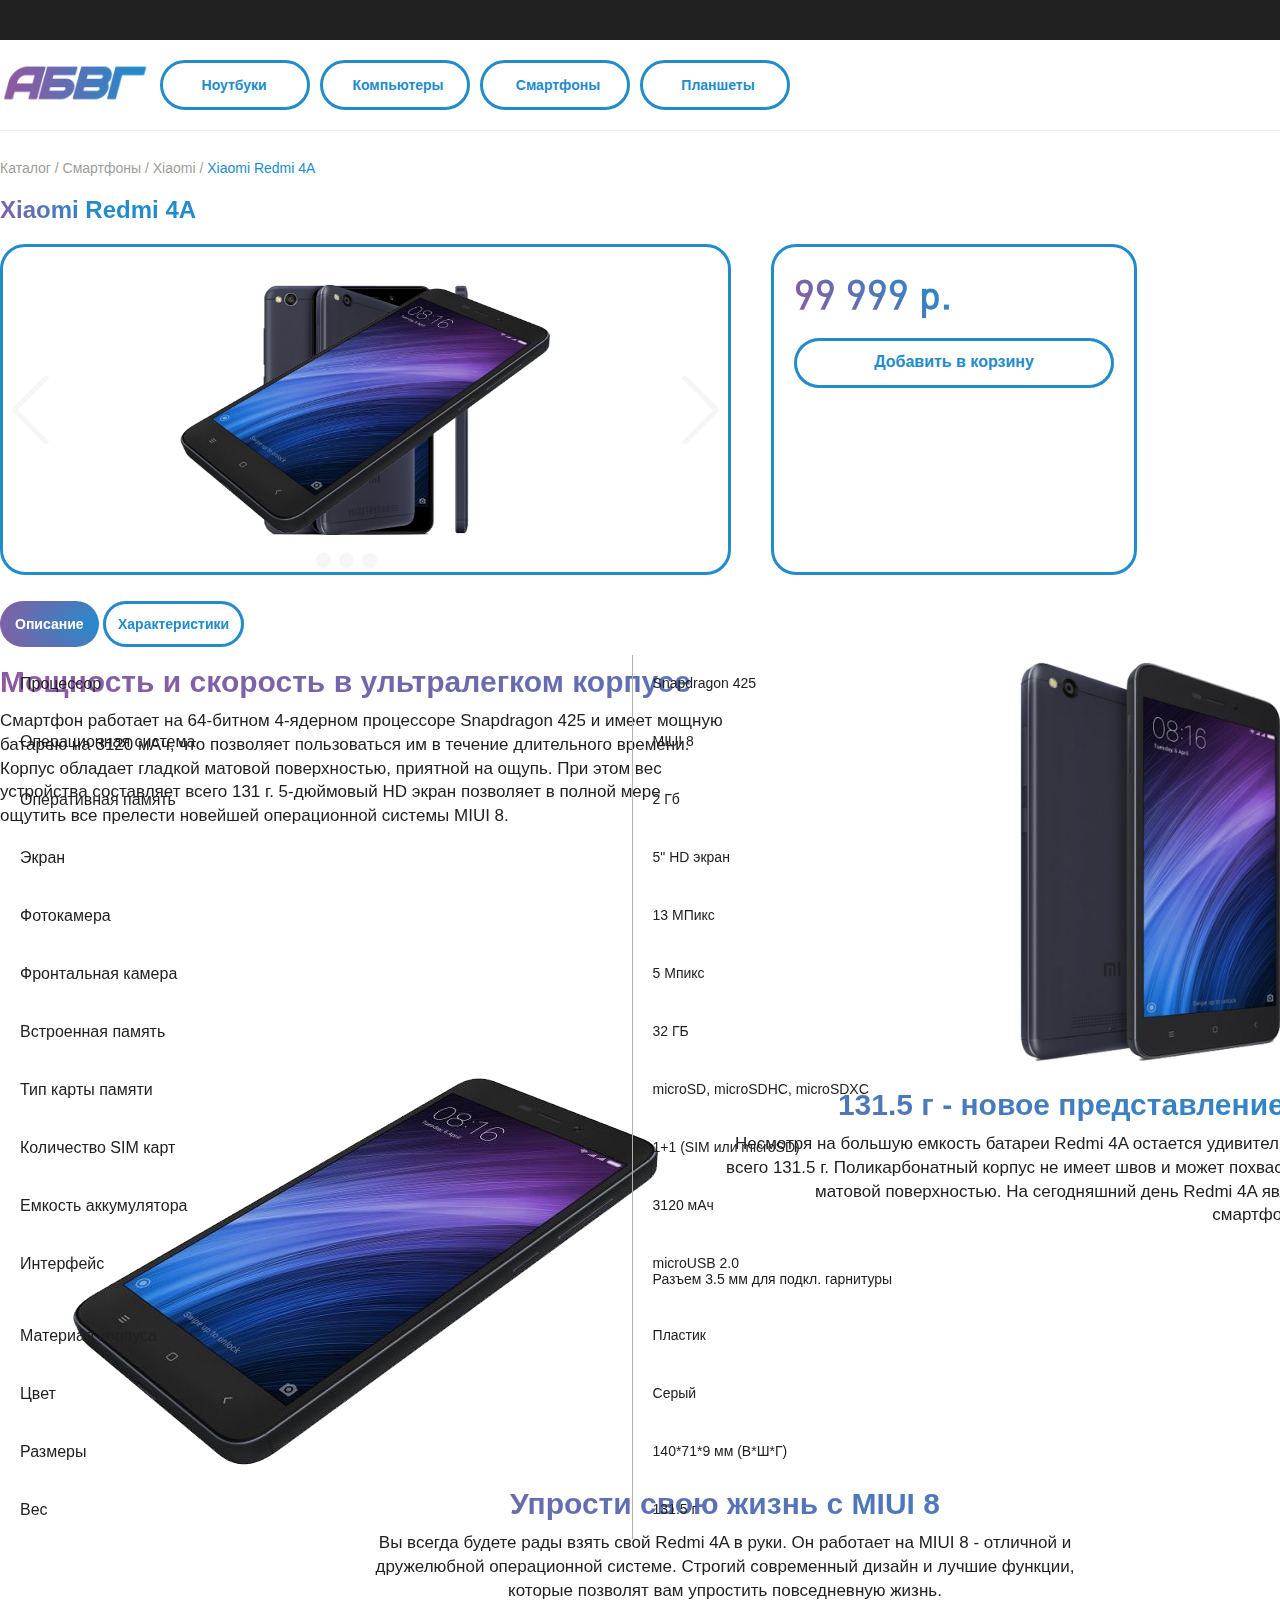
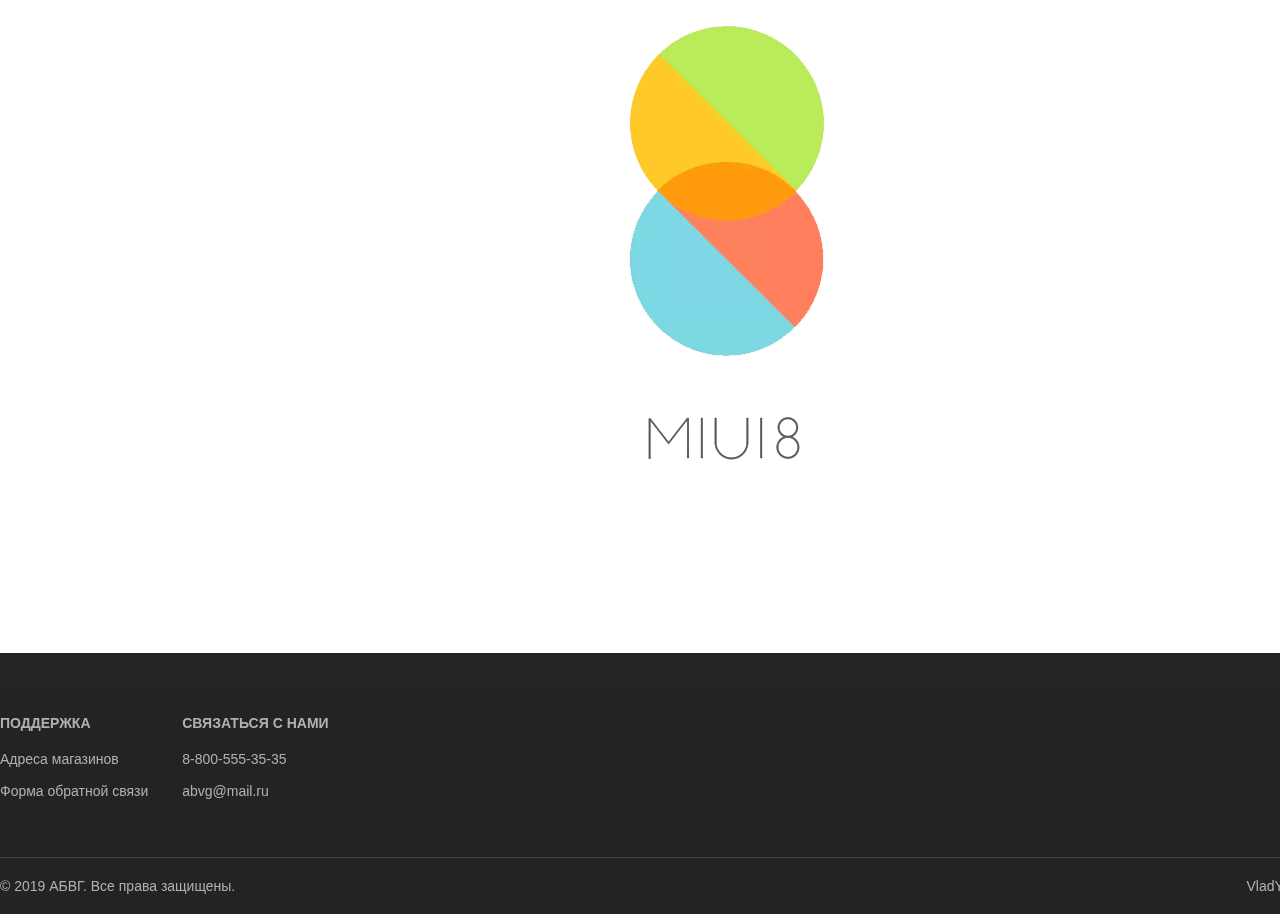
<file: pages/catalog/smartphones/xiaomi/xiaomiredmi4a.html>
<!DOCTYPE html>
<html>
<head>
	<meta charset="UTF-8">
	<title>АБВГ | Xiaomi Redmi 4A</title>
	<link rel="stylesheet" type="text/css" href="../../../../styles/style.css">
</head>
<body>
	<script src="../../../../js/preloader.js"></script>
	<div class="preloader" id="page-preloader">
		<div class="loader"></div>
	</div>

	<div class="header">
		<div class="entry-board">
			<div class="account-board center">

			</div>
		</div>
		<div class="menu center">
			<div class="main-menu-background-active">
				<ul class="main-menu center">
					<div class="logo-gradient-active">
						<a href="../../../../index.html"><img src="../../../../images/LOGO-gradient.png" width="150px" alt="АБВГ - магазин электроники"></a>
					</div>
					<!-- menu --> 

					<div class="main-menu-sensitive-area">

						<li class="main-menu-element-active interactive-gradient">
							<div>
								<a href="../../notebooks.html">
									<div class="main-menu-element-icon"><img src="../../../../images/menu_icons/notebooks.svg" width="35"></div><div class="main-menu-element-text-active">
										Ноутбуки &nbsp;
									</div>
								</a>
							</div>

							<div class="sub-menu-sensitive-area">

							</div>
							<div class="sub-menu-background">

							</div>
							<ul class="sub-menu">

								<li class="sub-menu-element">
									<a href="../../notebooks/asus.html"><div class="sub-menu-element-block interactive-gradient">
										<div class="sub-menu-produser-gradient">
											<img src="../../../../images/sub_menu_icons/asus-gradient.png" width="150px" alt="ASUS">
										</div>
										<div class="sub-menu-produser">
											<img src="../../../../images/sub_menu_icons/asus.png" width="150px" alt="ASUS">
										</div>
									</div>
								</a>
							</li>

						</ul>
					</li>

					<li class="main-menu-element-active interactive-gradient">
						<div>
							<a href="#">
								<div class="main-menu-element-icon"><img src="../../../../images/menu_icons/computers.svg" width="35"></div><div class="main-menu-element-text-active">
									Компьютеры
								</div>
							</a>
						</div>

						<div class="sub-menu-sensitive-area">

						</div>
						<div class="sub-menu-background">

						</div>
						<ul class="sub-menu">
							<li class="sub-menu-element">
								<a href="#"><div class="sub-menu-element-block interactive-gradient">

								</div>
							</a>
						</li>  
					</ul>

				</li>

				<li class="main-menu-element-active interactive-gradient">
					<div>
						<a href="../../smartphones.html">
							<div class="main-menu-element-icon"><img src="../../../../images/menu_icons/smartphones.svg" width="35"></div><div class="main-menu-element-text-active">
								Смартфоны
							</div>
						</a>
					</div>

					<div class="sub-menu-sensitive-area">

					</div>
					<div class="sub-menu-background">

					</div>
					<ul class="sub-menu">
						<li class="sub-menu-element">
							<a href="../../smartphones/xiaomi.html"><div class="sub-menu-element-block interactive-gradient">
								<div class="sub-menu-produser-gradient">
									<img src="../../../../images/sub_menu_icons/xiaomi-gradient.png" width="150px" alt="Xiaomi">
								</div>
								<div class="sub-menu-produser">
									<img src="../../../../images/sub_menu_icons/xiaomi.png" width="150px" alt="Xiaomi">
								</div>
							</div>
						</a>
					</li>   
				</ul>
			</li>

			<li class="main-menu-element-active interactive-gradient">
				<div>
					<a href="#">
						<div class="main-menu-element-icon"><img src="../../../../images/menu_icons/tablets.svg" width="35"></div><div class="main-menu-element-text-active">
							Планшеты
						</div>
					</a>
				</div>

				<div class="sub-menu-sensitive-area">

				</div>
				<div class="sub-menu-background">

				</div>
				<ul class="sub-menu">
					<li class="sub-menu-element">
						<a href="#"><div class="sub-menu-element-block interactive-gradient">

						</div>
					</a>
				</li>   
			</ul>

		</li>

	</div>

	<!-- menu -->  
</ul>
</div>
</div>
</div>
<div class="content">
	<div class="page">
		<div class="page-link">
			<div class="page-link-element">
				<span>Каталог</span>
			</div>
			<div class="page-link-element">
				<a href="../../smartphones.html">&nbsp;Смартфоны</a>
			</div>
			<div class="page-link-element">
				<a href="../xiaomi.html">&nbsp;Xiaomi</a>
			</div>
			<div class="page-link-element page-link-element-active">
				<span>&nbsp;Xiaomi Redmi 4A</span>
			</div>	
		</div>
		<span class="page-header">Xiaomi Redmi 4A</span>
		<ul class="item-view-buy-menu">
			<li class="slider dots-slider item-slider">
				<div class="item-slider-slides">
					<a target="_blank" href="../../../../images/slider_images/items_slider_images/xiaomiredmi4a/xiaomiredmi4a_1.png"><div class="item-slider-slide slide-visible">
						<div class="slider-slide-item-increased-view-helper">
							
						</div>
						<div class="slider-slide-item-increased-view" style="background-image: url(../../../../images/images_for_increased_view/xiaomiredmi4a/xiaomiredmi4a_1.png)">
							
						</div>
						<img class="slider-slide-item-background" src="../../../../images/slider_images/items_slider_images/xiaomiredmi4a/xiaomiredmi4a_1.png">

					</div></a>
					<a target="_blank" href="../../../../images/slider_images/items_slider_images/xiaomiredmi4a/xiaomiredmi4a_2.png"><div class="item-slider-slide">
						<div class="slider-slide-item-increased-view-helper">
							
						</div>
						<div class="slider-slide-item-increased-view" style="background-image: url(../../../../images/images_for_increased_view/xiaomiredmi4a/xiaomiredmi4a_2.png)">
							
						</div>
						<img class="slider-slide-item-background" src="../../../../images/slider_images/items_slider_images/xiaomiredmi4a/xiaomiredmi4a_2.png">

					</div></a>
					<a target="_blank" href="../../../../images/slider_images/items_slider_images/xiaomiredmi4a/xiaomiredmi4a_3.png"><div class="item-slider-slide">
						<div class="slider-slide-item-increased-view-helper">
							
						</div>
						<div class="slider-slide-item-increased-view" style="background-image: url(../../../../images/images_for_increased_view/xiaomiredmi4a/xiaomiredmi4a_3.png)">
							
						</div>
						<img class="slider-slide-item-background" src="../../../../images/slider_images/items_slider_images/xiaomiredmi4a/xiaomiredmi4a_3.png">

					</div></a>
				</div>
				<div class="slider-dots">
					<span class="slider-dot slider-dot-active" onclick="showItemSlide(0)"></span>
					<span class="slider-dot" onclick="showItemSlide(1)"></span>
					<span class="slider-dot" onclick="showItemSlide(2)"></span>
				</div>
				<div class="slider-arrows">
					<span class="slider-arrows-prev" onclick="prevItemSlide()"></span>
					<span class="slider-arrows-next" onclick="nextItemSlide()"></span>
				</div>
			</li>
			<li class="buy-block">
				<div class="buy-block-price">99 999 р.</div>
				<div class="buy-block-add-to-cart interactive-gradient">
					<div class="buy-block-add-to-cart-icon"><img src="../../../../images/icons/add-to-cart.svg" width="40" /></div><div class="buy-block-add-to-cart-text">
						Добавить в корзину
					</div>
				</div>
			</li>
		</ul>
		<div class="slider switchers-slider char-desc-slider">
			<div class="char-desc-slider-slides">
				<div class="char-desc-slider-slide slide-visible">
					<div class="char-desc-slider-desc char-desc-slider-desc-left">
						<img class="char-desc-slider-desc-image" src="../../../../images/slider_images/char_desc_slider_images/xiaomiredmi4a/xiaomiredmi4a_1.png" width="600">
						<div class="char-desc-slider-desc-text-header">Мощность и скорость в ультралегком корпусе</div>
						<div class="char-desc-slider-desc-text">
							Смартфон работает на 64-битном 4-ядерном процессоре
							Snapdragon 425 и имеет мощную батарею на 3120 мАч,
							что позволяет пользоваться им в течение длительного
							времени. Корпус обладает гладкой матовой
							поверхностью, приятной на ощупь. При этом вес
							устройства составляет всего 131 г. 5-дюймовый HD экран
							позволяет в полной мере ощутить все прелести
							новейшей операционной системы MIUI 8.
						</div>
					</div>
					<div class="char-desc-slider-desc char-desc-slider-desc-right">
						<img class="char-desc-slider-desc-image" src="../../../../images/slider_images/char_desc_slider_images/xiaomiredmi4a/xiaomiredmi4a_2.png">
						<div class="char-desc-slider-desc-text-header">131.5 г - новое представление о легкости</div>
						<div class="char-desc-slider-desc-text">
							Несмотря на большую емкость батареи Redmi 4A остается удивительно тонким и 
							легким - всего 131.5 г. Поликарбонатный корпус не имеет швов и может 
							похвастаться супер гладкой матовой поверхностью. На сегодняшний день Redmi 4A 
							является самым легким смартфоном в линейке Redmi 
						</div>
					</div>
					<div class="char-desc-slider-desc char-desc-slider-desc-center">
						<img class="char-desc-slider-desc-image" src="../../../../images/slider_images/char_desc_slider_images/xiaomiredmi4a/xiaomiredmi4a_3.png">
						<div class="char-desc-slider-desc-text-header">Упрости свою жизнь с MIUI 8</div>
						<div class="char-desc-slider-desc-text">
							Вы всегда будете рады взять свой Redmi 4A в руки. Он работает на MIUI 8 - отличной 
							и дружелюбной операционной системе. Строгий современный дизайн 
							и лучшие функции, которые позволят вам упростить повседневную жизнь.
						</div>
					</div>
				</div>
				<div class="char-desc-slider-slide">
					<table class="char-desc-slider-char" cellpadding = "20" cellspacing="0">
						<tr>
							<th>Процессор</th>
							<td>Snapdragon 425
							</td>
						</tr>
						<tr>
							<th>Операционная система</th>
							<td>MIUI 8
							</td>
						</tr>
						<tr>
							<th>Оперативная память</th>
							<td>2 Гб</td>
						</tr>
						<tr>
							<th>Экран</th>
							<td>5" HD экран</td>
						</tr>
						<tr>
							<th>Фотокамера</th>
							<td>13 МПикс</td>
						</tr>
						<tr>
							<th>Фронтальная камера</th>
							<td>5 Мпикс</td>
						</tr>
						<tr>
							<th>Встроенная память</th>
							<td>32 ГБ</td>
						</tr>
						<tr>
							<th>Тип карты памяти</th>
							<td>microSD, microSDHC, microSDXC</td>
						</tr>
						<tr>
							<th>Количество SIM карт</th>
							<td>1+1 (SIM или microSD)</td>
						</tr>
						<tr>
							<th>Емкость аккумулятора</th>
							<td>3120 мАч</td>
						</tr>
						<tr>
							<th>Интерфейс</th>
							<td>microUSB 2.0<br/>
								Разъем 3.5 мм для подкл. гарнитуры
							</td>
						</tr>
						<tr>
							<th>Материал корпуса</th>
							<td>Пластик
							</td>
						</tr>
						<tr>
							<th>Цвет</th>
							<td>Серый</td>
						</tr>
						<tr>
							<th>Размеры</th>
							<td>140*71*9 мм (В*Ш*Г)</td>
						</tr>
						<tr>
							<th>Вес</th>
							<td>131.5 г</td>
						</tr>
					</table>
				</div>
			</div>
			<div class="slider-switchers">
				<span class="slider-switcher slider-switcher-active interactive-gradient" onclick="showСharDescSlide(0)">Описание</span>
				<span class="slider-switcher interactive-gradient" onclick="showСharDescSlide(1)">Характеристики</span>
			</div>
		</div>
	</div>
</div>
<script src="../../../../js/script.js"></script>
<div class="footer">
	<div class="footer-background">
		<div class="footer-content center">
			<dl class="footer-content-element">
				<dt>Поддержка</dt>
				<dd><a href="../../../adresses.html"> Адреса магазинов </a></dd>
				<dd><a href="../../../feedback.html"> Форма обратной связи </a></dd>
			</dl>
			<dl class="footer-content-element">
				<dt>Связаться с нами</dt>
				<dd>8-800-555-35-35</dd>
				<dd>abvg@mail.ru</dd>
			</dl>
		</div>
		<hr/>
		<div class="copyright center">
			&copy; 2019 АБВГ. Все права защищены. <span id="vladyoslav-design"> VladYoSlav Design </span>
		</div>
	</div>
</div>
</body>
</html>
</file>
<file: styles/style.css>
body{
	background-color: #fff;
	font-family: ProximaNova,Arial,Sans-serif;
	height: 100%;
	display: flex;
	flex-direction: column;
}
.preloader{
	position: fixed;
	left: 0;
	top: 0;
	width: 100%;
	height: 100%;
	background: #fff;
	z-index: 100001;
	transition: 0.5s all;
	opacity: 1;
	visibility: visible;
}
.loading-done{
	opacity: 0;
	visibility: hidden;
}
.loader{
	width: 75px;
	height: 75px;
	position: absolute;
	left: 50%;
	top: 50%;
	margin-top: -75px;
	margin-left: -75px;
	animation: loader 1s infinite linear;
	border-radius: 50%;
	background: linear-gradient(45deg, #9059a0, #228bcc);
	background-size: 110px 115px;
	background-position: left -10px bottom -10px;
	border: 10px solid transparent;
	border-top-color: #fff;
	box-sizing: border-box;
}
.loader:after{
	content: '';
	width: 55px;
	height: 55px;
	border: 1px solid #fff;
	position: absolute;
	background: #fff;
	border-radius: 50%;
	top: -1px;
	left: -1px;
}
a{
	text-decoration: none;
}
.entry-board{
	background: #212121;
	height: 40px;
	position: absolute;
	top: 0;
	left: 0;
	right: 0;
	width:100%;
	min-width: 1450px;
}
.center{
	width: 1450px!important;
    margin: 0 auto!important;
    text-align: left;
    word-wrap:break-word;
}
* {
	margin: 0;
}
html{
	height: 100%;
	min-width: 1450px;
}
.content, .header, .footer {
	box-sizing: border-box;
	width: 100%;
}
.content {
	flex-grow: 1;
}
.header{
	z-index: 1001;
}
/*Интерактивный бэкграунд*/
.interactive-gradient{
	background-image: radial-gradient(60% 70%, #228bcc, #9059a0);
	background-position: 0% 50%;
	background-repeat: no-repeat;
	background-size: 200% 200%;
	transition: 0.3s all;
}
.interactive-gradient:hover{
	background-image: radial-gradient(60% 70%, #228bcc, #9059a0)!important;
	background-repeat: no-repeat;
	background-size: 200% 200%;
	transition: 0.3s all;
}
/*Футер*/
.footer-background{
	background: #212121;
}
.footer-content{
	padding: 50px 0 50px 0;
	color: #b0b0b0;
	line-height: 40px;
}
.copyright{
	color: #b0b0b0;
	padding: 20px 0 20px 0;
}
.footer{
	font-size: 14px;
	z-index: 1;
	opacity: .99;
}
.footer hr{
	border: none; 
	background-color: #424242; 
	height: 1px;
}
.footer-content-element{
	display: inline-block;
	margin-right: 30px;
	vertical-align: top;
}
.footer-content-element a{
	color: #b0b0b0;
}
.footer-content-element a:hover{
	color: #eee;
}
.footer-content:last-child {
	margin-right: 0;
}
.footer-content-element dt{
	text-transform: uppercase;
	font-weight: bold;
}
.footer-content-element dd{
	line-height: 32px;
}
#vladyoslav-design{
	position: absolute;
	right: calc((100% - 1450px)/2);
}
#vladyoslav-design-image img{
	width: 100%;
}
/*Слайдер*/
.slider{
	position: relative;
}
.index-slider{
	margin-top: 40px;
	height: 800px;
	width: 100%;
}
.item-slider{
	height: 325px;
	width: 725px;
	border-radius: 25px;
	background: #fff;
	border: 3px solid #228bcc;
	text-align: center;
	margin-right: 40px;
}
.slider-slide-item-background{
	height: 250px;
}
.slider-slide{
	position: absolute;
	animation: slide-hidden-opacity 0.6s ease;
	animation-fill-mode: forwards;
	width: 100%;
}
.slider-slide-background{
	width: 100%;
	height: 800px;
}
.slider-switcher{
	box-shadow: 0 0 0 3px #228bcc inset, 0 0 0 100px #fff inset;
	padding: 15px;
	border-radius: 25px;
	color:#228bcc;
	font-weight: bold;
	transition: 0.3s all;
	cursor: pointer;
	font-size: 14px;
	user-select: none;
}
.slider-switcher:hover{
	box-shadow: 0 0 0 3px transparent inset, 0 0 0 100px transparent inset;
	transition: 0.3s all;
	color: #fff;
}
.slider-switcher-active{
	box-shadow: 0 0 0 3px transparent inset, 0 0 0 100px transparent inset;
	transition: 0.3s all;
	color: #fff;
}
.item-slider-slide{
	width: 725px;
	height: 325px;
	display:flex;
	align-items: center;
	justify-content: center;
	position: absolute;
	animation: slide-hidden-opacity 0.6s ease;
	animation-fill-mode: forwards;
	z-index: 10;
}
.char-desc-slider-slide{
	border-radius: 25px;
	width: 1450px;
	animation: slide-hidden-opacity 0.6s ease;
	animation-fill-mode: forwards;
}
.char-desc-slider-slide:last-child{
	position: absolute;
	top: 0;
}
.char-desc-slider-desc-text-header{
	font-size: 30px;
	font-weight: bold;
	padding: 10px 0 10px 0;
	background: linear-gradient(45deg, #9059a0, #228bcc);
  	-webkit-background-clip: text;
  	-webkit-text-fill-color: transparent;
}
.char-desc-slider-desc-text{
	font-weight: 500;
	font-size: 17px;
    line-height: 1.4;
	color: #212121;
	width: 725px;
	display: inline-block;
	margin-bottom: 250px;
}
.char-desc-slider-desc-image{
	position: absolute;
	z-index: -1;
}
.char-desc-slider-desc-right .char-desc-slider-desc-image{
	left: 0;
	margin-left: 5%;
}
.char-desc-slider-desc-left .char-desc-slider-desc-image{
	right: 0;
	margin-top: -50px;
}
.char-desc-slider-desc-center .char-desc-slider-desc-image{
	margin-top: 125px;
	left: 50%;
	margin-left: -680px;
}
.char-desc-slider-desc-right{
	text-align: right;
}
.char-desc-slider-desc-left{
	text-align: left;
}
.char-desc-slider-desc-center{
	text-align: center;
}
.char-desc-slider-desc{
	width: 1450px;
}
.char-desc-slider{
	margin-top: 80px;
	margin-bottom: 400px;
	width: 1450px;
	position: relative;
}
.slider-slide-content-image{
	position: absolute;
	left: 50%;
}
.slider-dots{
	text-align: center;
	position: absolute;
	bottom: 0;
	left:50%;
	margin-left:-52px;
	cursor: pointer;
	user-select: none;
	z-index: 10;
}
.slider-dot{
	height: 15px;
	width: 15px;
	margin: 0 2px;
	background: #eee;
	opacity: 0.5;
	border-radius: 50%;
	display: inline-block;
	transition: 0.3s all;
}
.slider-dot:hover{
	opacity: 1;
	transition: 0.3s all;
}
.dot-active{
	opacity: 1;
	transition: 0.3s all;
}
.slider-arrows-prev, .slider-arrows-next{
	display: inline-block;
	opacity: 0.5;
	width: 50px;
	height: 50px;
	box-shadow: 5px 5px 0 0 #eee;
	border-radius: 3px;
	position: absolute;
	top: 50%;
	margin-top: -25px;
	user-select: none;
	cursor: pointer;
	transition: 0.3s all;
	z-index: 10;
}
.slider-arrows-prev:hover, .slider-arrows-next:hover{
	opacity: 1;
	transition: 0.3s all;
}
.slider-arrows-prev{
	left: 25px;
	transform: rotate(135deg);
}
.slider-arrows-next{
	right: 25px;
	transform: rotate(-45deg);
}
.slide-visible{
	animation: slide-visible-opacity 0.6s ease!important;
	animation-fill-mode: forwards!important;
}
.slider-slide-text{
	display: block;
	text-align: left;
	top: 25%;
	left: calc((100% - 1450px)/2);
	position: absolute;
	color: #fff;
	width: 400px;
	font-weight: 100;
}
.slider-slide-text-decription{
	font-size: 20px;
}
.slider-slide-content-button-more{
	width: 250px;
}	
.slider-slide-content-button-more div{
	padding: 10px;
	border: 2px solid #fff;
	margin-top: 30px;
	text-align: center;
	font-weight: bold;
	text-transform: uppercase;
	border-radius: 20px;
	color: #fff;
	transition: 0.3s all;
	box-sizing: border-box;
}
.slider-slide-content-button-more:hover div{
	transition: 0.3s all;
	background: #fff;
	color: #228bcc;
}
.char-desc-slider-char{
	width: 1450px;
	color: #212121;
	font-size: 14px;
}
.char-desc-slider-char th{
	border-right: 1px solid #b0b0b0;
	text-align: left;
	vertical-align: top;
	font-size: 16px;
	font-weight: 500;
}
.char-desc-slider-char td{
	vertical-align: top;
}
.adresses-map-slider{
	min-height: 720px;
	margin-top: 40px;
	margin-bottom: 80px;
}
.adresses-map-slider-slides{
	margin-top: 80px;
}
.adresses-map-slider-adresses{
	margin-top: 40px;
	width: 725px;
	color: #212121;
	font-size: 14px;
}
.adresses-map-slider-adresses th{
	text-align: left;
	vertical-align: top;
	font-size: 16px;
	font-weight: 500;
	border-top: 1px solid #eee;
	border-bottom: 1px solid #eee;
	background: linear-gradient(45deg, #9059a0 1%, #228bcc 50%);
  	-webkit-background-clip: text;
  	-webkit-text-fill-color: transparent;
}
.adresses-map-slider-slide{
	position: absolute;
	animation: slide-hidden-opacity 0.6s ease;
	animation-fill-mode: forwards;
}
.adresses-map-slider-slide:first-child{
	position: relative;
}
.adresses-map-slider-slide:last-child{
	top: -40px;
}
.adresses-map-slider-adresses td{
	border-top: 1px solid #eee;
	border-bottom: 1px solid #eee;
}
.adresses-map{
	margin-top: 40px;
	border-radius: 25px;
}
.slider-switchers{
	position: absolute;
	top: -40px;
	z-index: 1;
}
/*Увеличенный просмотр товара*/
.slider-slide-item-increased-view-helper{
	width: 375px;
	height: 280px;
	position: absolute;
	background-image: linear-gradient(rgba(34,139,204,0.5),rgba(34,139,204,0.5));
	background-repeat: no-repeat;
	background-size: 200px 166px;
	opacity: 0;
	cursor: none;
	user-select: none;
}
.slider-slide-item-increased-view-helper:hover{
	opacity: 1;
}
.slider-slide-item-increased-view{
	position: absolute;
	background: none;
	border-radius: 10px;
	width: 600px;
	height: 500px;
	background: #fff;
	background-size: 725px;
	left: 735px;
	border: 3px solid #228bcc;
	background-repeat: no-repeat;
	display: none;
}
/*Главное меню*/
.main-menu-element-active{
	height: 50px;
	width: 150px;
	display: flex;
	float: left;
	align-items: center;
	margin-right: 10px;
	text-align: center;
	border-radius: 25px;
	border:3px solid #228bcc;
	box-sizing:border-box;
	transition: 0.3s all;
	background-image: none;
}
.main-menu-background-active{
	height: 90px;
	border-bottom: 1px solid #eee;
	margin-top: 40px;
	background: #fff;
	position: absolute;
	top: 0;
	left: 0;
	right: 0;
	width:100%;
	min-width: 1450px;
}
.logo-gradient-active{
	margin-right: 10px;
}
.main-menu{
	margin-top:40px;
	padding:20px 0 20px 0!important;
	display: flex;
	align-items: center;
}
.menu ul{
	list-style-type: none;
	margin:0;
	padding:0;
}
.menu:hover .main-menu-background{
	height: 90px;
	transition: 0.3s height;
	animation: main-menu-background-border 0.3s linear;
	border-bottom: 1px solid #eee;
}
.menu:hover .logo-gradient{
	opacity: 100%;
	transition: 0.3s opacity;
}
.menu:hover .logo{
	opacity: 0;
	transition: 0.3s opacity;
}
.main-menu-element{
	height: 50px;
	width: 150px;
	display: flex;
	float: left;
	align-items: center;
	margin-right: 10px;
	text-align: center;
	border-radius: 25px;
	border:3px solid #fff;
	box-sizing:border-box;
	transition: 0.3s all;
	background-image: none;
}
.main-menu-element-text{
	width: 95px;
	padding: 10px 0 10px 0;
	font-size: 14px;
	font-weight: bold;
	padding-left: 27.5px;
	padding-right: 27.5px;
	transition: 0.3s all;
	color: #fff;
}
.main-menu-element:hover,.main-menu-element-active:hover{
	animation: main-menu-element-border 0.1s; 
	animation-fill-mode: forwards;
}
.main-menu-element:hover .main-menu-element-text{
	color: #fff!important;
	padding-left: 45px;
	transition: 0.3s all;
}
.main-menu-element:hover .main-menu-element-icon{
	opacity: 1;
	margin-left: 10px;
	transition: 0.2s all;
}
.main-menu-element-active:hover .main-menu-element-icon{
	opacity: 1;
	margin-left: 10px;
	transition: 0.2s all;
}
.main-menu-element-active:hover .main-menu-element-text-active{
	color: #fff;
	padding-left: 45px;
	padding-right: 10px;
	transition: 0.3s all;
}
.main-menu-background{
	margin-top: 40px;
	background: #fff;
	position: absolute;
	top: 0;
	left: 0;
	right: 0;
	width:100%;
	height: 0px;
	transition: 0.3s height;
	min-width: 1450px;
}
.main-menu-background:hover .main-menu-element{
	border:3px solid #228bcc;
	box-sizing:border-box;
    transition: 0.3s all;
}
.main-menu-background:hover .main-menu-element-text{
	color: #228bcc;
}
.main-menu-element-text-active{
	width: 95px;
	padding: 10px 0 10px 0;
	font-size: 14px;
	font-weight: bold;
	padding-left: 27.5px;
	padding-right: 27.5px;
	transition: 0.3s all;
	color: #228bcc;
}
.main-menu-element-icon{
	position: absolute;
	opacity: 0;
	transition: 0.2s all;
}
.logo-gradient{
	opacity: 100%;
	position: absolute;
	transition: 0.3s all;
	margin-right: 10px;
}
.logo{
	opacity: 100%;
	transition: 0.3s all;
	z-index: 100;
	margin-right: 10px;
}
.main-menu-element:hover > .sub-menu-sensitive-area{
	display: block;
}
.main-menu-element-active:hover > .sub-menu-sensitive-area{
	display: block;
}
.main-menu-sensetive-area:hover > .sub-menu-sensitive-area{
	display: block;
}
.main-menu-sensetive-area{
	display: none;
	position: absolute;
}
/*Выпадающее меню*/
.sub-menu-sensitive-area{
	top:70px;
	opacity: 0;
	display: none;
	height: 220px;
	width: 100%;
	position: absolute;
	left: 0;
}
.sub-menu{
	position: absolute;
    top: -9999px;
    opacity: 0;
	height: 200px;
	width: 1450px;
	left: calc((100% - 1450px)/2);
}
.sub-menu-element{
	display: flex;
	position: relative;
	padding: 20px 0px 20px 0px;
	left: calc((100% - 1450px)/2);
	width: 1450px;
}
.sub-menu-element-block{
	width: 200px;
	height: 160px;
	text-align: center;
	display: flex;
	align-items: center;
	border-radius: 25px;
	box-shadow: 0 0 0 3px #228bcc inset, 0 0 0 100px white inset;
	transition: 0.3s box-shadow;
}
.sub-menu-element-block:hover{
	box-shadow: 0 0 0 3px transparent inset, 0 0 0 100px transparent inset;
	transition: 0.3s all;
}
.sub-menu-element-block:hover > .sub-menu-produser-gradient{
	opacity: 0;
	transition: 0.3s all
}
.sub-menu-element-block a{
	color: #228bcc;
}
.main-menu-element:hover > .sub-menu-background{
	height: 290px;
	transition: 0.3s height;
}
.main-menu-element-active:hover > .sub-menu-background{
	height: 290px;
	transition: 0.3s height;
}
.main-menu-element:hover > .sub-menu{
	top:90px;
	opacity: 1;
	transition: 0.2s opacity;
	transition-delay: 0.2s;
}
.main-menu-element-active:hover > .sub-menu{
	top:90px;
	opacity: 1;
	transition: 0.2s opacity;
	transition-delay: 0.2s;
}
.sub-menu-background{
	position: absolute;
	top: 0;
	left: 0;
	width: 100%;
	height: 0px;
	background: #fff;
	z-index: -1;
	transition: 0.3s height;
	border-bottom: 0px solid #eee;
}
.main-menu-sensitive-area:hover .sub-menu-background{
	height: 290px;
	border-bottom: 1px solid #eee;
}
/*Производители в выпадающем меню*/
.sub-menu-produser-gradient{
	opacity: 1;
	position: absolute;
	transition: 0.3s all;
	padding: 0 25px 0 25px;
	z-index: 100;
}
.sub-menu-produser{
	opacity: 1;
	transition: 0.3s all;
	padding: 0px 25px 0 25px;
	position: absolute;
}
/*page-link*/
.page-link{
	font-size: 14px;
	display: flex;
	margin: 0 0 20px 0;
}
.page-link a{
	color: #9d9d9d;
}
.page-link-element{
	color: #9d9d9d;
}
.page-link-element:after{
	content: "/";
}
.page-link-element:last-child:after{
	content: "";
}
.page-link-element-active span{
	color: #228bcc!important;
}
/*Форма обратной связи*/
.feedback-form input:focus, textarea:focus{
	outline: none;
	border: 1px solid #228bcc;
}
.feedback-form{
	border: 3px solid #228bcc;
	width: 1450px;
	border-radius: 25px;
	padding: 30px;
	margin-top: 20px;
	margin-bottom: 40px;
	max-width: 1380px;
}
.feedback-form-table th{
	text-align: left;
	vertical-align: top;
	font-size: 16px;
	font-weight: 500;
	color: #212121;
}
.feedback-form-table{
	border-spacing: 0px 20px;
}
.feedback-form-table input, textarea{
	width: 380px;
	height: 20px;
	border-radius: 10px;
	padding: 10px;
	border: 1px solid #b0b0b0;
	min-height: 20px;
	max-width: 1000px;
	margin-left: 20px;
}
.feedback-form-table textarea{
	height: 60px;
}
.feedback-form sup{
	color: red;
}
.feedback-form-submit-button{
	width: 400px;
	height: 50px;
	margin: 20px 0 20px 215px;
	box-shadow: 0 0 0 3px #228bcc inset, 0 0 0 100px #fff inset;
	border: none;
	border-radius: 25px;
	color: #228bcc;
	font-weight: bold;
	font-size: 14px;
	vertical-align: middle;
	text-align: center;
	cursor: pointer;
	transition: 0.3s all;
}
.feedback-form-submit-button:hover{
	box-shadow: 0 0 0 3px transparent inset, 0 0 0 100px transparent inset;
	color: #fff;
	transition: 0.3s all;
}
.feedback-form span{
	line-height: 3;
	color: #212121;
	font-size: 16px;
}
.validation-fail{
	display: inline-block;
	visibility: hidden;
	margin-left: 15px;
	color: #f23546;
	vertical-align: middle;
}
.input-validation-failed{
	border-color: #f23546!important;
}
#feedback-form-checkbox{
	display: none;
}
.feedback-form label:before{
	content: "";
	display: inline-block;
	width: 13px;
	height: 13px;
	background: #fff;
	border: 1px solid #b0b0b0;
	text-align: center;
	border-radius: 3px;
	cursor: pointer;
}
#feedback-form-checkbox:checked + label:before{
	background: #228bcc;
	border-color: #228bcc;
}
#feedback-form-checkbox:checked + label:after{
	content: "✔";
	color: #fff;
	position: absolute;
	margin-left: -12.5px;
	margin-top: 13px;
	font-size: 13px;
	cursor: pointer;
}
/*page*/
.catalog-page{
	position: relative;
	margin-top: 160px;
	left: calc((100% - 1450px)/2);
	width: 1450px;
}
.page{
	position: relative;
	margin-top: 160px;
	left: calc((100% - 1450px)/2);
	width: 1450px;
}
.page-header{
	font-size: 24px;
	font-weight: bold;
	padding: 10px 0 10px 0;
	background: linear-gradient(45deg, #9059a0 1%, #228bcc 50%);
  	-webkit-background-clip: text;
  	-webkit-text-fill-color: transparent;
}
.catalog-items{
	margin-top: 50px;
	display: flex;
}
.catalog-item{
	background: #fff;
	width: 220px;
	height: 250px;
	border-radius: 25px;
	text-align: center;
}
.catalog-item-background{
	background: #fff;
	border: 3px solid #228bcc;
	padding: 10px;
	border-radius: 30px;
	margin-bottom: 40px;
}
.catalog-item-background:hover  .catalog-item-name{
	color: #fff;
	box-shadow: 0 0 0 3px transparent inset, 0 0 0 100px transparent inset;
	transition: 0.3s all;
}
.catalog-item-name{
	box-shadow: 0 0 0 3px #228bcc inset, 0 0 0 100px #fff inset;
	margin-left: calc(50% - 100px);
	color: #228bcc;
	font-weight: bold;
	width: 200px;
	padding: 10px 0 10px 0;
	border-radius: 25px;
	transition: 0.3s all;
}
.catalog-produser-block{
	width: 246px;
	height: 276px;
	border-radius: 25px;
	box-shadow: 0 0 0 3px #228bcc inset, 0 0 0 200px #fff inset;
	display: flex;
	align-items: center;
	transition: 0.3s all;
	position: relative;
	margin-bottom: 40px;
}
.catalog-produser-block:hover{
	box-shadow: 0 0 0 3px transparent inset, 0 0 0 200px transparent inset;
	transition: 0.3s all;
}
.catalog-produser-gradient{
	opacity: 1;
	transition: 0.3s all;
	position: absolute;
	left: 50%;
	width: 200px;
	margin-left: -100px;
}
.catalog-produser{
	opacity: 1;
	transition: 0.3s all;
	margin-left: calc(50% - 100px);
	width: 200px;
}
.catalog-produser-block:hover .catalog-produser-gradient{
	opacity: 0;
	transition: 0.3s all;
}
.buy-block{
	border: 3px solid #228bcc;
	max-height: 325px;
	width: 320px;
	border-radius: 25px;
	padding: 20px;
	position: relative;
}
.item-view-buy-menu{
	padding: 0;
	list-style-type: none;
	display: flex;
	margin-top: 20px;
}
.buy-block-price{
	color: #000;
	font-size: 40px;
	text-align: left;
	background: linear-gradient(45deg, #9059a0 1%, #228bcc 50%);
  	-webkit-background-clip: text;
  	-webkit-text-fill-color: transparent;
  	font-weight: bold;
  	font-family: DINPro;
}
.buy-block-add-to-cart-text{
	border-radius: 25px;
	width: 170px;
	height: 20px;
	color: #228bcc;
	font-weight: bold;
	font-size: 16px;
	transition: 0.3s all;
	position: absolute;
	left: 50%;
	top: 50%;
	margin-left: -85px;
	margin-top: -10px;
	text-align: center;
}
.buy-block-add-to-cart:hover{
	box-shadow: 0 0 0 3px transparent inset, 0 0 0 100px transparent inset;
	transition: 0.3s all;
}
.buy-block-add-to-cart:hover .buy-block-add-to-cart-text{
	color: #fff;
	transition: 0.3s all;
	margin-left: -65px;
}
.buy-block-add-to-cart-icon{
	position: absolute;
	opacity: 0;
	transition: 0.2s all;
	top: 50%;
	margin-top: -20px;
	cursor: pointer;
	margin-left: 30px;
}
.buy-block-add-to-cart:hover .buy-block-add-to-cart-icon{
	opacity: 1;
	transition: 0.2s all;
	margin-left: 55px;
}
.buy-block-add-to-cart{
	position: relative;
	width: 320px;
	height: 50px;
	border-radius: 25px;
	box-shadow: 0 0 0 3px #228bcc inset, 0 0 0 100px #fff inset;
	margin-left: -160px;
	margin-top: 20px;
	margin-bottom: 20px;
	left: 50%;
	cursor: pointer;
}
/*Шрифты*/
@font-face {
	font-family: DINPro;
	src: url("../fonts/DINPro.otf") format("opentype");
}
/*Анимации*/
@keyframes main-menu-background-border {
	from {
		border-bottom: 0px solid transparent;
	}
	to {
		border-bottom: 1px solid #eee;
	}
}
@keyframes main-menu-element-border {
	100% {
    border: none;
  	}
}

@keyframes slide-visible-opacity{
	from {
		visibility: hidden;
		opacity: 0;
	}
	to {
		visibility: visible;
		opacity: 1;
	} 
}

@keyframes slide-hidden-opacity{
	from {
		visibility: visible;
		opacity: 1;
	}
	to {
		opacity: 0;
		visibility: hidden;
	} 
}
@keyframes loader {
	from{
		transform: rotate(0deg);
	}
	to{
		transform: rotate(360deg);
	}
}
</file>
